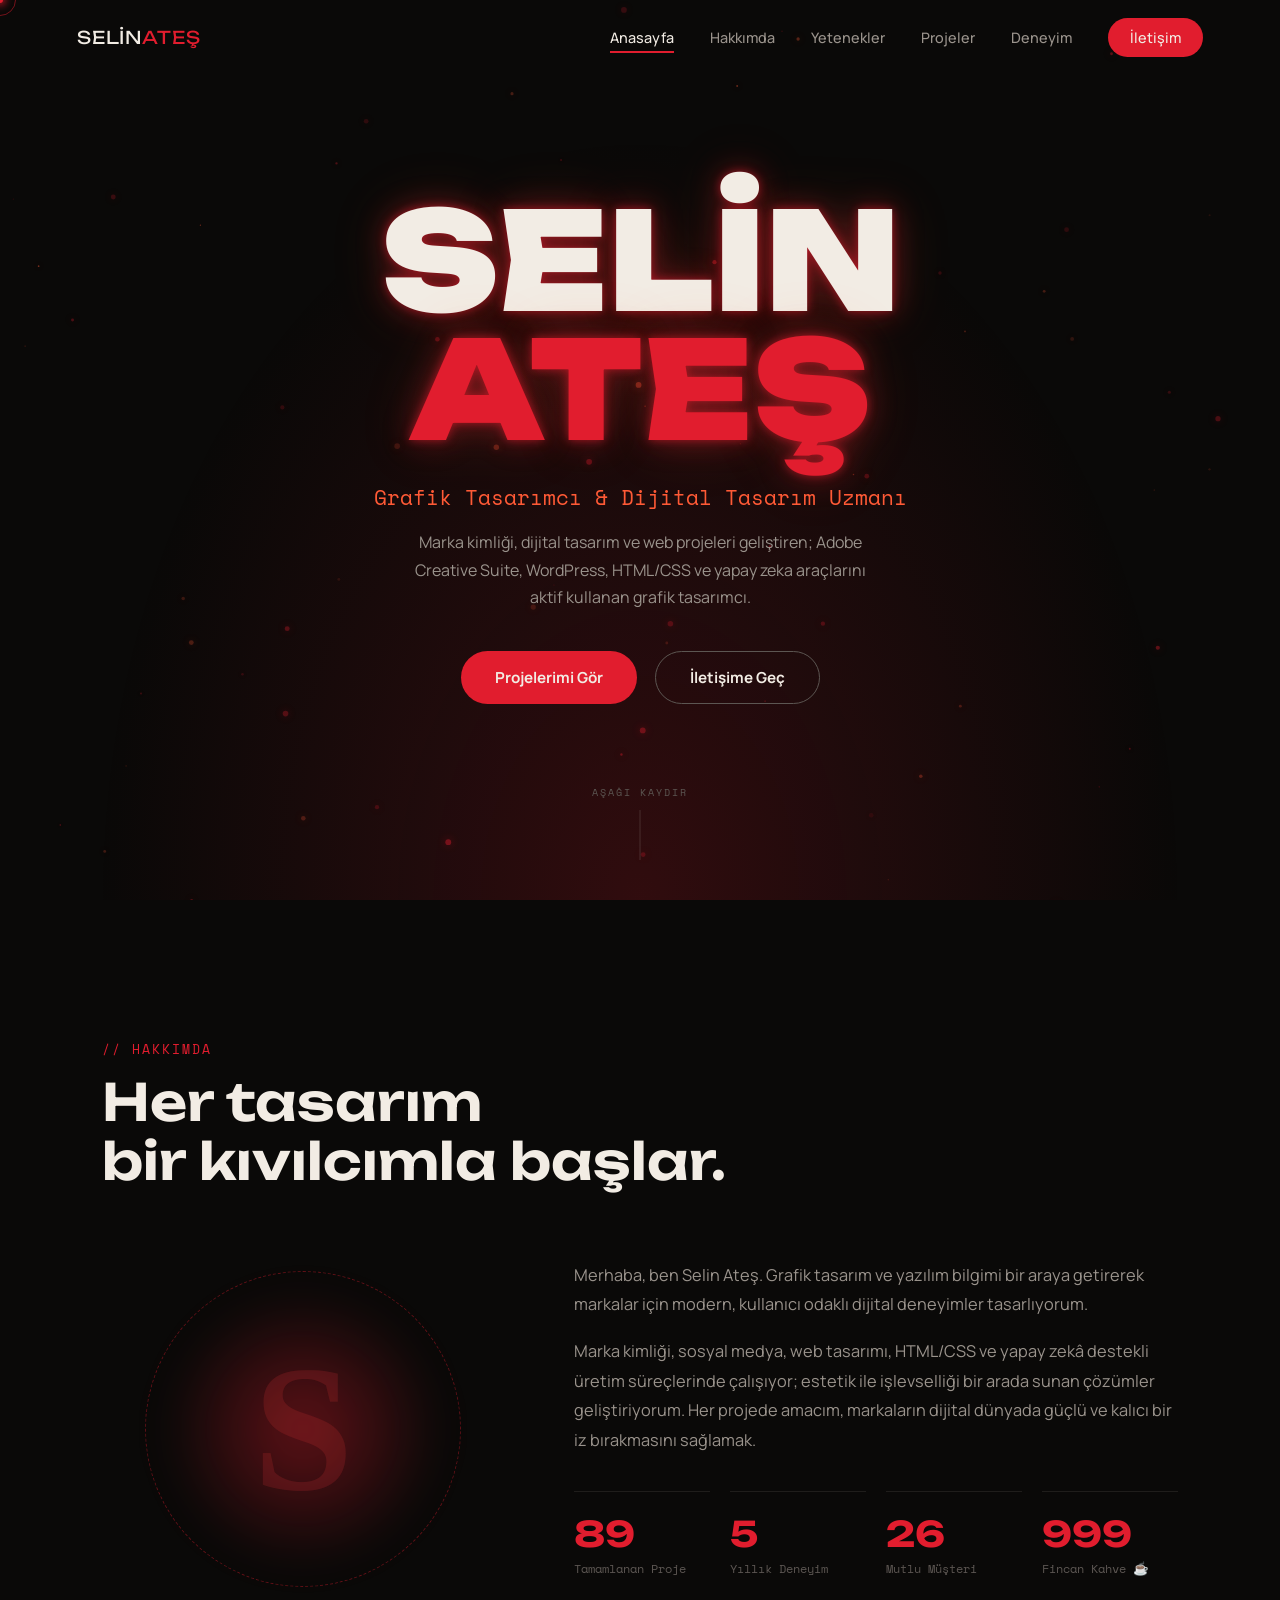
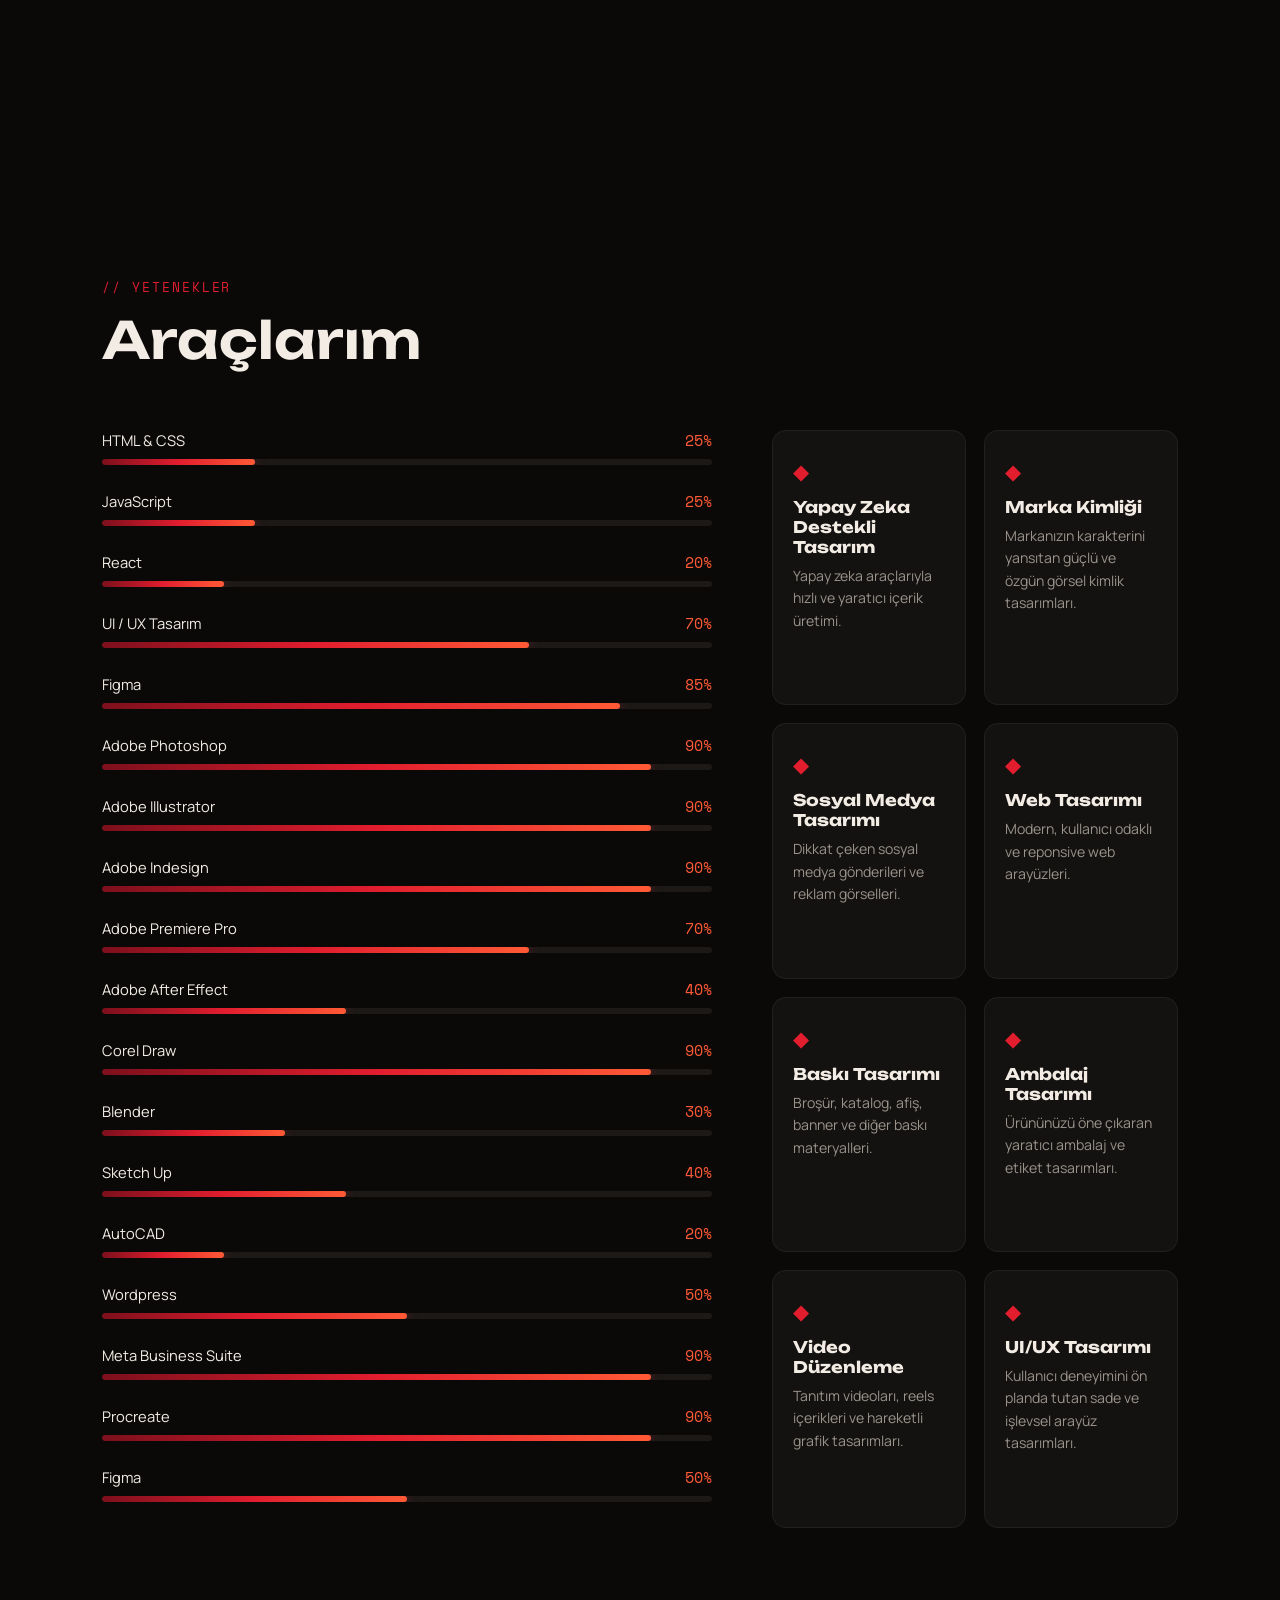
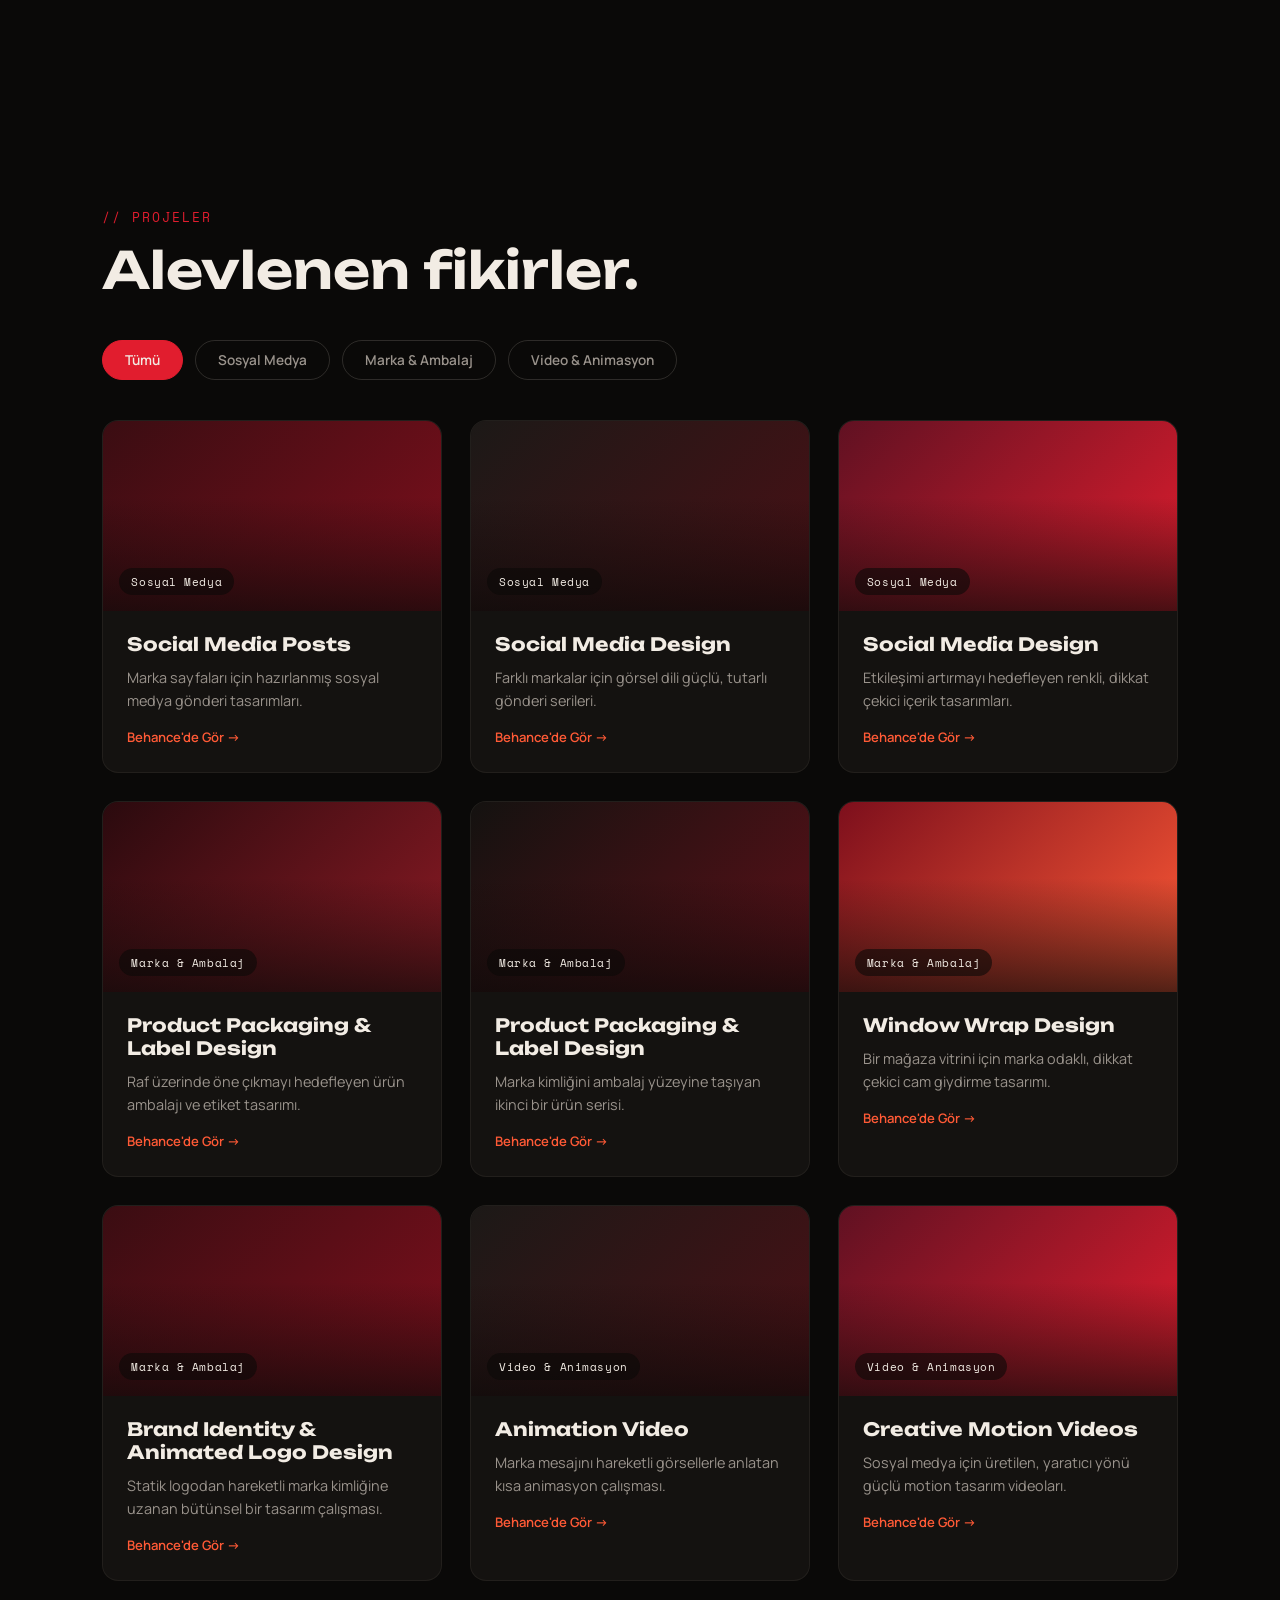
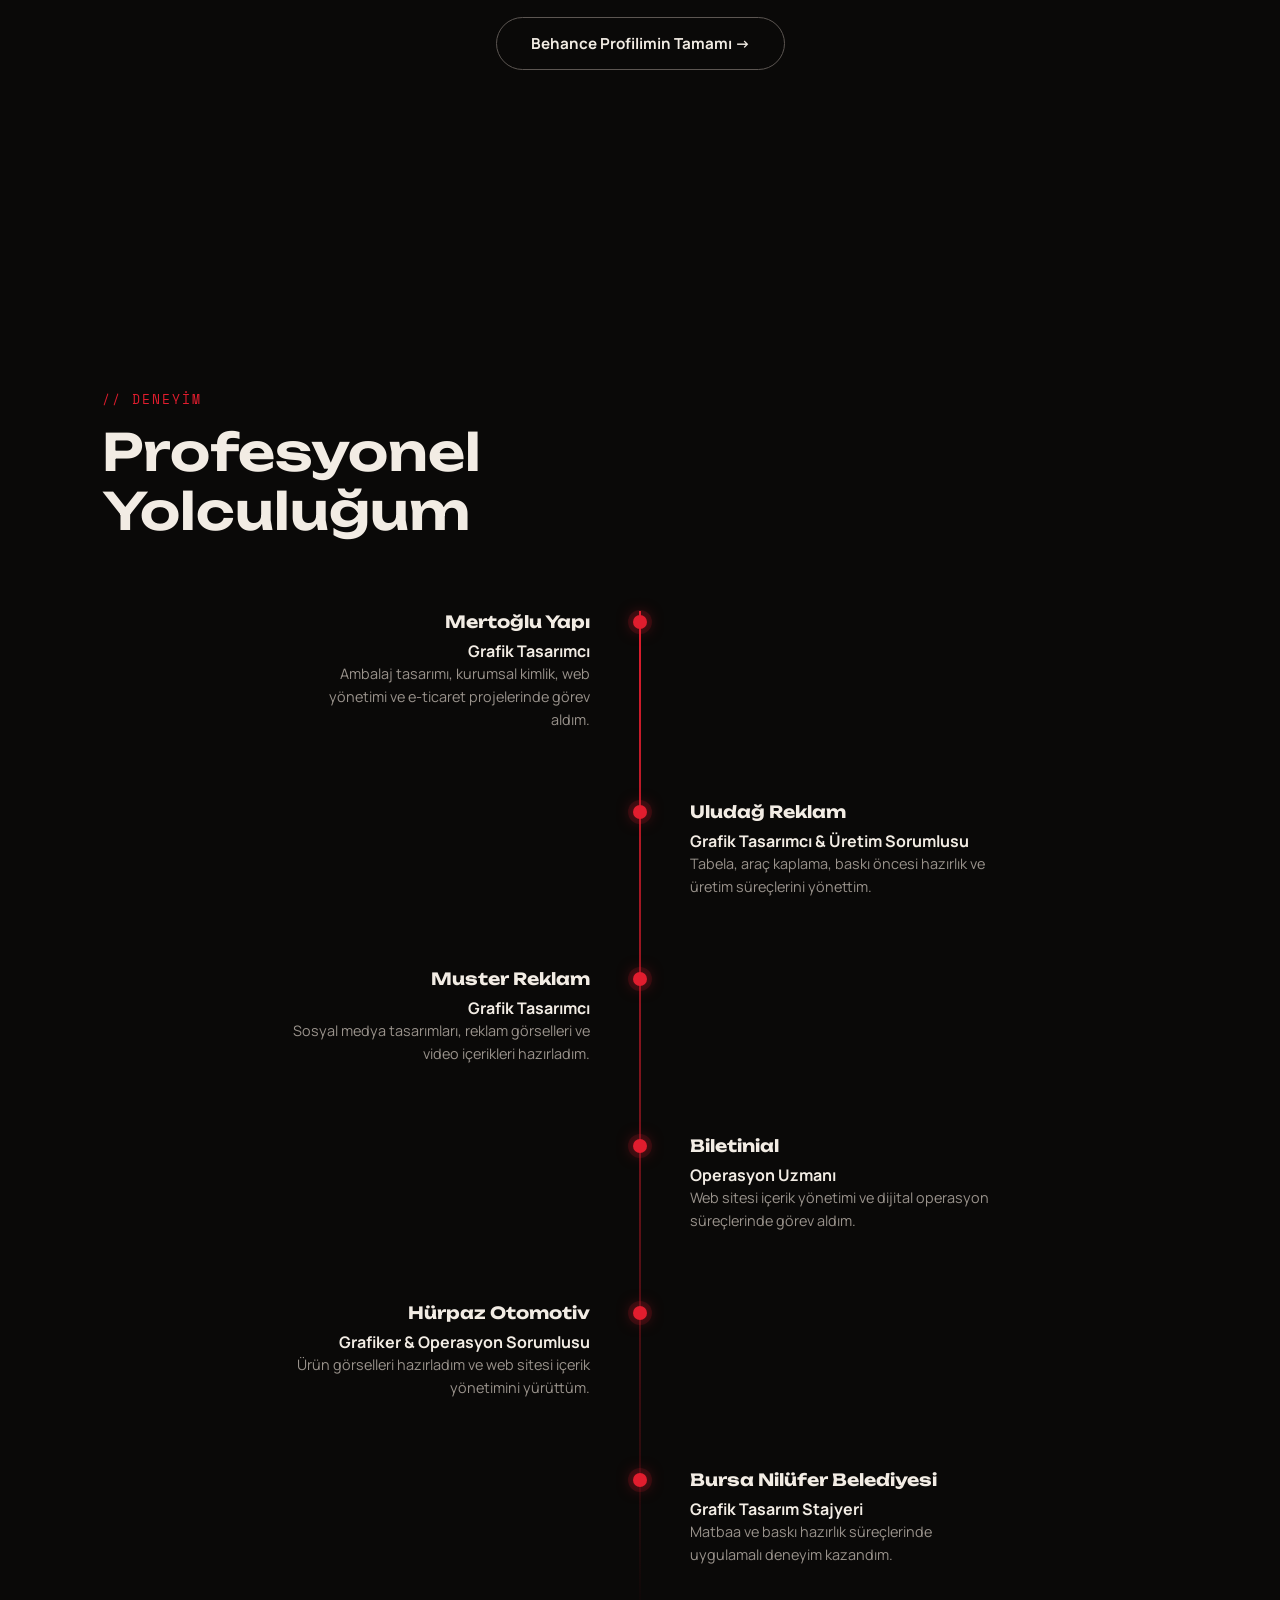
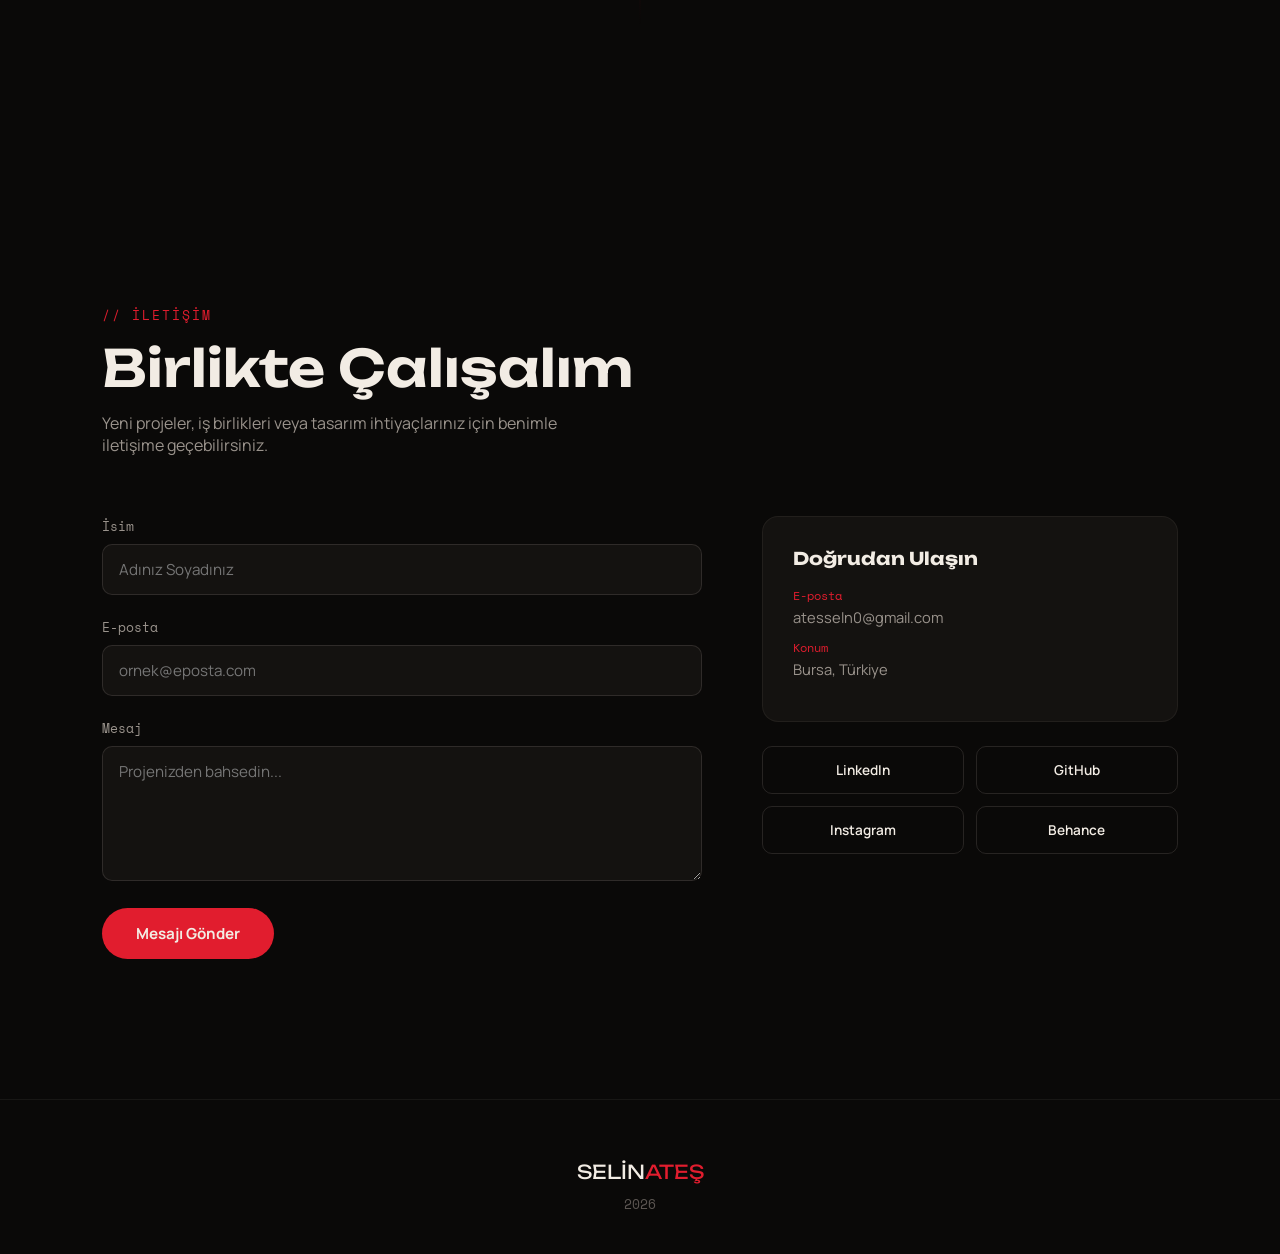
<file: index.html>
<!DOCTYPE html>
<html lang="tr">
<head>
    <meta charset="UTF-8">
    <meta name="viewport" content="width=device-width, initial-scale=1.0">
    <title>Selin Ateş — Web Tasarımcı &amp; Front-End Geliştirici</title>
    <link rel="preconnect" href="https://fonts.googleapis.com">
    <link rel="preconnect" href="https://fonts.gstatic.com" crossorigin>
    <link href="https://fonts.googleapis.com/css2?family=Unbounded:wght@400;600;700;900&family=Manrope:wght@400;500;600;700;800&family=Space+Mono:wght@400;700&display=swap" rel="stylesheet">
    <link rel="stylesheet" href="style.css">
</head>
<body>

    <!-- Yükleme ekranı -->
    <div class="loader" id="loader">
        <div class="loader-flame">
            <span class="ember e1"></span>
            <span class="ember e2"></span>
            <span class="ember e3"></span>
        </div>
        <p class="loader-text">ATEŞ<span class="dot">.</span></p>
    </div>

    <!-- Özel imleç -->
    <div class="cursor-dot" id="cursorDot"></div>
    <div class="cursor-ring" id="cursorRing"></div>

    <!-- Kıvılcım tuvali (arka plan parçacıkları) -->
    <canvas id="emberCanvas"></canvas>

    <!-- Gezinme -->
    <nav class="navbar" id="navbar">
        <a href="#hero" class="nav-logo">SELİN<span>ATEŞ</span></a>
        <button class="nav-toggle" id="navToggle" aria-label="Menüyü aç/kapat">
            <span></span><span></span><span></span>
        </button>
        <ul class="nav-links" id="navLinks">
            <li><a href="#hero" class="nav-link active-link">Anasayfa</a></li>
            <li><a href="#hakkimda" class="nav-link">Hakkımda</a></li>
            <li><a href="#yetenekler" class="nav-link">Yetenekler</a></li>
            <li><a href="#projeler" class="nav-link">Projeler</a></li>
            <li><a href="#deneyim" class="nav-link">Deneyim</a></li>
            <li><a href="#iletisim" class="nav-link nav-cta">İletişim</a></li>
        </ul>
    </nav>

    <main>

        <!-- HERO -->
        <section class="hero" id="hero">
            <div class="hero-noise"></div>
            <h1 class="hero-title">
                <span class="flicker" data-text="SELİN">SELİN</span>
                <span class="flicker flicker-delay" data-text="ATEŞ">ATEŞ</span>
            </h1>
            <p class="hero-role reveal-up delay-1">Grafik Tasarımcı &amp; Dijital Tasarım Uzmanı</p>
            <p class="hero-desc reveal-up delay-2">Marka kimliği, dijital tasarım ve web projeleri geliştiren; Adobe Creative Suite, WordPress, HTML/CSS ve yapay zeka araçlarını aktif kullanan grafik tasarımcı.</p>
            <div class="hero-actions reveal-up delay-3">
                <a href="#projeler" class="btn btn-primary">Projelerimi Gör</a>
                <a href="#iletisim" class="btn btn-outline">İletişime Geç</a>
            </div>
            <div class="scroll-cue">
                <span>AŞAĞI KAYDIR</span>
                <div class="scroll-line"><i></i></div>
            </div>
        </section>

        <!-- HAKKIMDA -->
        <section class="about" id="hakkimda">
            <div class="section-head reveal-up">
                <p class="eyebrow">// Hakkımda</p>
                <h2>Her tasarım<br>bir kıvılcımla başlar.</h2>
            </div>
            <div class="about-grid">
                <div class="about-visual reveal-left">
                    <div class="visual-frame">
                        <div class="visual-glow"></div>
                        <div class="logo-s">S</div>
                        <div class="visual-ring"></div>
                    </div>
                </div>
                <div class="about-content reveal-right">
                    <p>Merhaba, ben Selin Ateş. Grafik tasarım ve yazılım bilgimi bir araya getirerek markalar için modern, kullanıcı odaklı dijital deneyimler tasarlıyorum.</p>
                    <p>Marka kimliği, sosyal medya, web tasarımı, HTML/CSS ve yapay zekâ destekli üretim süreçlerinde çalışıyor; estetik ile işlevselliği bir arada sunan çözümler geliştiriyorum. Her projede amacım, markaların dijital dünyada güçlü ve kalıcı bir iz bırakmasını sağlamak.</p>
                    <div class="about-stats">
                        <div class="stat-box">
                            <span class="stat-num" data-count="90+">0</span>
                            <span class="stat-label">Tamamlanan Proje</span>
                        </div>
                        <div class="stat-box">
                            <span class="stat-num" data-count="6">0</span>
                            <span class="stat-label">Yıllık Deneyim</span>
                        </div>
                        <div class="stat-box">
                            <span class="stat-num" data-count="27">0</span>
                            <span class="stat-label">Mutlu Müşteri</span>
                        </div>
                        <div class="stat-box">
                            <span class="stat-num" data-count="1000+">0</span>
                            <span class="stat-label">Fincan Kahve ☕</span>
                        </div>
                    </div>
                </div>
            </div>
        </section>

        <!-- YETENEKLER -->
        <section class="skills" id="yetenekler">
            <div class="section-head reveal-up">
                <p class="eyebrow">// Yetenekler</p>
                <h2>Araçlarım</h2>
            </div>
            <div class="skills-grid">
                <div class="skill-bars reveal-left">
                    <div class="skill-item">
                        <div class="skill-top"><span>HTML &amp; CSS</span><span class="skill-pct">25%</span></div>
                        <div class="skill-track"><div class="skill-fill" data-width="25"></div></div>
                    </div>
                    <div class="skill-item">
                        <div class="skill-top"><span>JavaScript</span><span class="skill-pct">25%</span></div>
                        <div class="skill-track"><div class="skill-fill" data-width="25"></div></div>
                    </div>
                    <div class="skill-item">
                        <div class="skill-top"><span>React</span><span class="skill-pct">20%</span></div>
                        <div class="skill-track"><div class="skill-fill" data-width="20"></div></div>
                    </div>
                    <div class="skill-item">
                        <div class="skill-top"><span>UI / UX Tasarım</span><span class="skill-pct">70%</span></div>
                        <div class="skill-track"><div class="skill-fill" data-width="70"></div></div>
                    </div>
                    <div class="skill-item">
                        <div class="skill-top"><span>Figma</span><span class="skill-pct">85%</span></div>
                        <div class="skill-track"><div class="skill-fill" data-width="85"></div></div>
                    </div>
                    <div class="skill-item">
                        <div class="skill-top"><span>Adobe Photoshop</span><span class="skill-pct">90%</span></div>
                        <div class="skill-track"><div class="skill-fill" data-width="90"></div></div>
                    </div>
                    <div class="skill-item">
                        <div class="skill-top"><span>Adobe Illustrator</span><span class="skill-pct">90%</span></div>
                        <div class="skill-track"><div class="skill-fill" data-width="90"></div></div>
                    </div>
                    <div class="skill-item">
                        <div class="skill-top"><span>Adobe Indesign</span><span class="skill-pct">90%</span></div>
                        <div class="skill-track"><div class="skill-fill" data-width="90"></div></div>
                    </div>
                    <div class="skill-item">
                        <div class="skill-top"><span>Adobe Premiere Pro</span><span class="skill-pct">70%</span></div>
                        <div class="skill-track"><div class="skill-fill" data-width="70"></div></div>
                    </div>
                    <div class="skill-item">
                        <div class="skill-top"><span>Adobe After Effect</span><span class="skill-pct">40%</span></div>
                        <div class="skill-track"><div class="skill-fill" data-width="40"></div></div>
                    </div>
                    <div class="skill-item">
                        <div class="skill-top"><span>Corel Draw</span><span class="skill-pct">90%</span></div>
                        <div class="skill-track"><div class="skill-fill" data-width="90"></div></div>
                    </div>
                    <div class="skill-item">
                        <div class="skill-top"><span>Blender</span><span class="skill-pct">30%</span></div>
                        <div class="skill-track"><div class="skill-fill" data-width="30"></div></div>
                    </div>
                    <div class="skill-item">
                        <div class="skill-top"><span>Sketch Up</span><span class="skill-pct">40%</span></div>
                        <div class="skill-track"><div class="skill-fill" data-width="40"></div></div>
                    </div>
                    <div class="skill-item">
                        <div class="skill-top"><span>AutoCAD</span><span class="skill-pct">20%</span></div>
                        <div class="skill-track"><div class="skill-fill" data-width="20"></div></div>
                    </div>
                    <div class="skill-item">
                        <div class="skill-top"><span>Wordpress</span><span class="skill-pct">50%</span></div>
                        <div class="skill-track"><div class="skill-fill" data-width="50"></div></div>
                    </div>
                    <div class="skill-item">
                        <div class="skill-top"><span>Meta Business Suite</span><span class="skill-pct">90%</span></div>
                        <div class="skill-track"><div class="skill-fill" data-width="90"></div></div>
                    </div>
                    <div class="skill-item">
                        <div class="skill-top"><span>Procreate</span><span class="skill-pct">90%</span></div>
                        <div class="skill-track"><div class="skill-fill" data-width="90"></div></div>
                    </div>
                    <div class="skill-item">
                        <div class="skill-top"><span>Figma</span><span class="skill-pct">50%</span></div>
                        <div class="skill-track"><div class="skill-fill" data-width="50"></div></div>
                    </div>
                </div>
                <div class="skill-cards reveal-right">
                    <div class="mini-card">
                        <span class="mini-icon">◆</span>
                        <h3>Yapay Zeka Destekli Tasarım</h3>
                        <p>Yapay zeka araçlarıyla hızlı ve yaratıcı içerik üretimi.</p>
                    </div>
                    <div class="mini-card">
                        <span class="mini-icon">◆</span>
                        <h3>Marka Kimliği</h3>
                        <p>Markanızın karakterini yansıtan güçlü ve özgün görsel kimlik tasarımları.</p>
                    </div>
                    <div class="mini-card">
                        <span class="mini-icon">◆</span>
                        <h3>Sosyal Medya Tasarımı</h3>
                        <p>Dikkat çeken sosyal medya gönderileri ve reklam görselleri.</p>
                    </div>
                    <div class="mini-card">
                        <span class="mini-icon">◆</span>
                        <h3>Web Tasarımı</h3>
                        <p>Modern, kullanıcı odaklı ve reponsive web arayüzleri.</p>
                    </div>
                    <div class="mini-card">
                        <span class="mini-icon">◆</span>
                        <h3>Baskı Tasarımı</h3>
                        <p>Broşür, katalog, afiş, banner ve diğer baskı materyalleri.</p>
                    </div>
                    <div class="mini-card">
                        <span class="mini-icon">◆</span>
                        <h3>Ambalaj Tasarımı</h3>
                        <p>Ürününüzü öne çıkaran yaratıcı ambalaj ve etiket tasarımları.</p>
                    </div>
                    <div class="mini-card">
                        <span class="mini-icon">◆</span>
                        <h3>Video Düzenleme</h3>
                        <p>Tanıtım videoları, reels içerikleri ve hareketli grafik tasarımları.</p>
                    </div>
                    <div class="mini-card">
                        <span class="mini-icon">◆</span>
                        <h3>UI/UX Tasarımı</h3>
                        <p>Kullanıcı deneyimini ön planda tutan sade ve işlevsel arayüz tasarımları.</p>
                    </div>
                </div>
            </div>
        </section>

        <!-- PROJELER -->
        <section class="projects" id="projeler">
            <div class="section-head reveal-up">
                <p class="eyebrow">// Projeler</p>
                <h2>Alevlenen fikirler.</h2>
            </div>
            <div class="filter-bar reveal-up">
                <button class="filter-btn active" data-filter="all">Tümü</button>
                <button class="filter-btn" data-filter="sosyal">Sosyal Medya</button>
                <button class="filter-btn" data-filter="marka">Marka &amp; Ambalaj</button>
                <button class="filter-btn" data-filter="video">Video &amp; Animasyon</button>
            </div>
            <div class="project-grid">

                <article class="project-card reveal-up" data-cat="sosyal">
                    <div class="project-media grad-1">
                        <img src="https://mir-s3-cdn-cf.behance.net/projects/404/6df548246064935.69bb5478edba3.jpg" alt="Social Media Posts" loading="lazy" referrerpolicy="no-referrer" onerror="this.remove()">
                        <span class="project-tag">Sosyal Medya</span>
                    </div>
                    <div class="project-info">
                        <h3>Social Media Posts</h3>
                        <p>Marka sayfaları için hazırlanmış sosyal medya gönderi tasarımları.</p>
                        <div class="project-links"><a href="https://www.behance.net/gallery/246064935/Social-Media-Posts" target="_blank" rel="noopener">Behance'de Gör →</a></div>
                    </div>
                </article>

                <article class="project-card reveal-up" data-cat="sosyal">
                    <div class="project-media grad-2">
                        <img src="https://mir-s3-cdn-cf.behance.net/projects/404/915106240086241.Y3JvcCw5NTIsNzQ1LDAsMA.png" alt="Social Media Design" loading="lazy" referrerpolicy="no-referrer" onerror="this.remove()">
                        <span class="project-tag">Sosyal Medya</span>
                    </div>
                    <div class="project-info">
                        <h3>Social Media Design</h3>
                        <p>Farklı markalar için görsel dili güçlü, tutarlı gönderi serileri.</p>
                        <div class="project-links"><a href="https://www.behance.net/gallery/240086241/Social-Media-Design" target="_blank" rel="noopener">Behance'de Gör →</a></div>
                    </div>
                </article>

                <article class="project-card reveal-up" data-cat="sosyal">
                    <div class="project-media grad-3">
                        <img src="https://mir-s3-cdn-cf.behance.net/projects/404/b3d043240085963.Y3JvcCwxMDgwLDg0NCwwLDExNw.png" alt="Social Media Design" loading="lazy" referrerpolicy="no-referrer" onerror="this.remove()">
                        <span class="project-tag">Sosyal Medya</span>
                    </div>
                    <div class="project-info">
                        <h3>Social Media Design</h3>
                        <p>Etkileşimi artırmayı hedefleyen renkli, dikkat çekici içerik tasarımları.</p>
                        <div class="project-links"><a href="https://www.behance.net/gallery/240085963/Social-Media-Design" target="_blank" rel="noopener">Behance'de Gör →</a></div>
                    </div>
                </article>

                <article class="project-card reveal-up" data-cat="marka">
                    <div class="project-media grad-4">
                        <img src="https://mir-s3-cdn-cf.behance.net/projects/404/132b40245807967.Y3JvcCw3MjcsNTY5LDM5LDM2.png" alt="Product Packaging & Label Design" loading="lazy" referrerpolicy="no-referrer" onerror="this.remove()">
                        <span class="project-tag">Marka &amp; Ambalaj</span>
                    </div>
                    <div class="project-info">
                        <h3>Product Packaging &amp; Label Design</h3>
                        <p>Raf üzerinde öne çıkmayı hedefleyen ürün ambalajı ve etiket tasarımı.</p>
                        <div class="project-links"><a href="https://www.behance.net/gallery/245807967/Product-Packaging-Label-Design" target="_blank" rel="noopener">Behance'de Gör →</a></div>
                    </div>
                </article>

                <article class="project-card reveal-up" data-cat="marka">
                    <div class="project-media grad-5">
                        <img src="https://mir-s3-cdn-cf.behance.net/projects/404/bf799c245807119.Y3JvcCw4MDgsNjMyLDAsMg.png" alt="Product Packaging & Label Design" loading="lazy" referrerpolicy="no-referrer" onerror="this.remove()">
                        <span class="project-tag">Marka &amp; Ambalaj</span>
                    </div>
                    <div class="project-info">
                        <h3>Product Packaging &amp; Label Design</h3>
                        <p>Marka kimliğini ambalaj yüzeyine taşıyan ikinci bir ürün serisi.</p>
                        <div class="project-links"><a href="https://www.behance.net/gallery/245807119/Product-Packaging-Label-Design" target="_blank" rel="noopener">Behance'de Gör →</a></div>
                    </div>
                </article>

                <article class="project-card reveal-up" data-cat="marka">
                    <div class="project-media grad-6">
                        <img src="https://mir-s3-cdn-cf.behance.net/projects/404/9b4dbd240086811.Y3JvcCw2NDQsNTAzLDg5LDIwOA.png" alt="Window Wrap Design" loading="lazy" referrerpolicy="no-referrer" onerror="this.remove()">
                        <span class="project-tag">Marka &amp; Ambalaj</span>
                    </div>
                    <div class="project-info">
                        <h3>Window Wrap Design</h3>
                        <p>Bir mağaza vitrini için marka odaklı, dikkat çekici cam giydirme tasarımı.</p>
                        <div class="project-links"><a href="https://www.behance.net/gallery/240086811/Window-Wrap-Design" target="_blank" rel="noopener">Behance'de Gör →</a></div>
                    </div>
                </article>

                <article class="project-card reveal-up" data-cat="marka">
                    <div class="project-media grad-1">
                        <img src="https://mir-s3-cdn-cf.behance.net/projects/404/122c49232022431.Y3JvcCwxMDA3LDc4OCwxOTcsMA.jpg" alt="Brand Identity & Animated Logo Design" loading="lazy" referrerpolicy="no-referrer" onerror="this.remove()">
                        <span class="project-tag">Marka &amp; Ambalaj</span>
                    </div>
                    <div class="project-info">
                        <h3>Brand Identity &amp; Animated Logo Design</h3>
                        <p>Statik logodan hareketli marka kimliğine uzanan bütünsel bir tasarım çalışması.</p>
                        <div class="project-links"><a href="https://www.behance.net/gallery/232022431/Brand-Identity-Animated-Logo-Design" target="_blank" rel="noopener">Behance'de Gör →</a></div>
                    </div>
                </article>

                <article class="project-card reveal-up" data-cat="video">
                    <div class="project-media grad-2">
                        <img src="https://mir-s3-cdn-cf.behance.net/projects/404/ee35ef240086539.Y3JvcCwxMDgwLDg0NCwwLDY0Ng.png" alt="Animation Video" loading="lazy" referrerpolicy="no-referrer" onerror="this.remove()">
                        <span class="project-tag">Video &amp; Animasyon</span>
                    </div>
                    <div class="project-info">
                        <h3>Animation Video</h3>
                        <p>Marka mesajını hareketli görsellerle anlatan kısa animasyon çalışması.</p>
                        <div class="project-links"><a href="https://www.behance.net/gallery/240086539/Animation-Video" target="_blank" rel="noopener">Behance'de Gör →</a></div>
                    </div>
                </article>

                <article class="project-card reveal-up" data-cat="video">
                    <div class="project-media grad-3">
                        <img src="https://mir-s3-cdn-cf.behance.net/projects/404/0d6be3240071519.Y3JvcCwxMzgwLDEwODAsMjcwLDA.png" alt="Creative Motion Videos" loading="lazy" referrerpolicy="no-referrer" onerror="this.remove()">
                        <span class="project-tag">Video &amp; Animasyon</span>
                    </div>
                    <div class="project-info">
                        <h3>Creative Motion Videos</h3>
                        <p>Sosyal medya için üretilen, yaratıcı yönü güçlü motion tasarım videoları.</p>
                        <div class="project-links"><a href="https://www.behance.net/gallery/240071519/Creative-Motion-Videos" target="_blank" rel="noopener">Behance'de Gör →</a></div>
                    </div>
                </article>

            </div>
            <div class="filter-bar reveal-up" style="margin-top:36px; justify-content:center;">
                <a href="https://www.behance.net/selinates0" target="_blank" rel="noopener" class="btn btn-outline">Behance Profilimin Tamamı →</a>
            </div>
        </section>

        <!-- DENEYİM -->
        <section class="experience" id="deneyim">
            <div class="section-head reveal-up">
                <p class="eyebrow">// Deneyim</p>
                <h2>Profesyonel Yolculuğum</h2>
            </div>

            <div class="timeline">

                <div class="timeline-item reveal-left">
                    <div class="timeline-dot"></div>
                    <div class="timeline-card">
                        <h3>Mertoğlu Yapı</h3>
                        <h4>Grafik Tasarımcı</h4>
                        <p>Ambalaj tasarımı, kurumsal kimlik, web yönetimi ve e-ticaret projelerinde görev aldım.</p>
                    </div>
                </div>

                <div class="timeline-item reveal-right">
                    <div class="timeline-dot"></div>
                    <div class="timeline-card">
                        <h3>Uludağ Reklam</h3>
                        <h4>Grafik Tasarımcı & Üretim Sorumlusu</h4>
                        <p>Tabela, araç kaplama, baskı öncesi hazırlık ve üretim süreçlerini yönettim.</p>
                    </div>
                </div>

                <div class="timeline-item reveal-left">
                    <div class="timeline-dot"></div>
                    <div class="timeline-card">
                        <h3>Muster Reklam</h3>
                        <h4>Grafik Tasarımcı</h4>
                        <p>Sosyal medya tasarımları, reklam görselleri ve video içerikleri hazırladım.</p>
                    </div>
                </div>

                <div class="timeline-item reveal-right">
                    <div class="timeline-dot"></div>
                    <div class="timeline-card">
                        <h3>Biletinial</h3>
                        <h4>Operasyon Uzmanı</h4>
                        <p>Web sitesi içerik yönetimi ve dijital operasyon süreçlerinde görev aldım.</p>
                    </div>
                </div>

                <div class="timeline-item reveal-left">
                    <div class="timeline-dot"></div>
                    <div class="timeline-card">
                        <h3>Hürpaz Otomotiv</h3>
                        <h4>Grafiker & Operasyon Sorumlusu</h4>
                        <p>Ürün görselleri hazırladım ve web sitesi içerik yönetimini yürüttüm.</p>
                    </div>
                </div>

                <div class="timeline-item reveal-right">
                    <div class="timeline-dot"></div>
                    <div class="timeline-card">
                        <h3>Bursa Nilüfer Belediyesi</h3>
                        <h4>Grafik Tasarım Stajyeri</h4>
                        <p>Matbaa ve baskı hazırlık süreçlerinde uygulamalı deneyim kazandım.</p>
                    </div>
                </div>

            </div>
        </section>

        <!-- İLETİŞİM -->
        <section class="contact" id="iletisim">
            <div class="section-head reveal-up">
                <p class="eyebrow">// İletişim</p>
                <h2>Birlikte Çalışalım</h2>
                <p class="contact-sub">Yeni projeler, iş birlikleri veya tasarım ihtiyaçlarınız için benimle iletişime geçebilirsiniz.</p>
            </div>
            <div class="contact-grid">
                <form class="contact-form reveal-left" id="contactForm" novalidate>
                    <div class="form-row">
                        <label for="name">İsim</label>
                        <input type="text" id="name" name="name" placeholder="Adınız Soyadınız">
                        <span class="form-error">Lütfen isminizi girin.</span>
                    </div>
                    <div class="form-row">
                        <label for="email">E-posta</label>
                        <input type="email" id="email" name="email" placeholder="ornek@eposta.com">
                        <span class="form-error">Geçerli bir e-posta girin.</span>
                    </div>
                    <div class="form-row">
                        <label for="message">Mesaj</label>
                        <textarea id="message" name="message" rows="5" placeholder="Projenizden bahsedin..."></textarea>
                        <span class="form-error">Lütfen bir mesaj yazın.</span>
                    </div>
                    <button type="submit" class="btn btn-primary btn-submit">
                        <span class="btn-text">Mesajı Gönder</span>
                        <span class="btn-spark"></span>
                    </button>
                    <p class="form-success" id="formSuccess">Mesajınız alevlendi 🔥 En kısa sürede dönüş yapacağım!</p>
                </form>
                <div class="contact-side reveal-right">
                    <div class="contact-info-box">
                        <h3>Doğrudan Ulaşın</h3>
                        <p><span>E-posta</span>atesseln0@gmail.com</p>
                        <p><span>Konum</span>Bursa, Türkiye</p>
                    </div>
                    <div class="social-links">
                        <a href="#" class="social-link"><span>LinkedIn</span></a>
                        <a href="#" class="social-link"><span>GitHub</span></a>
                        <a href="#" class="social-link"><span>Instagram</span></a>
                        <a href="#" class="social-link"><span>Behance</span></a>
                    </div>
                </div>
            </div>
        </section>

    </main>

    <footer class="footer">
        <p class="footer-logo">SELİN<span>ATEŞ</span></p>
        <p class="footer-tag">2026</p>
        <button class="back-top" id="backTop" aria-label="Yukarı çık">↑</button>
    </footer>

    <script src="script.js"></script>
</body>
</html>
</file>
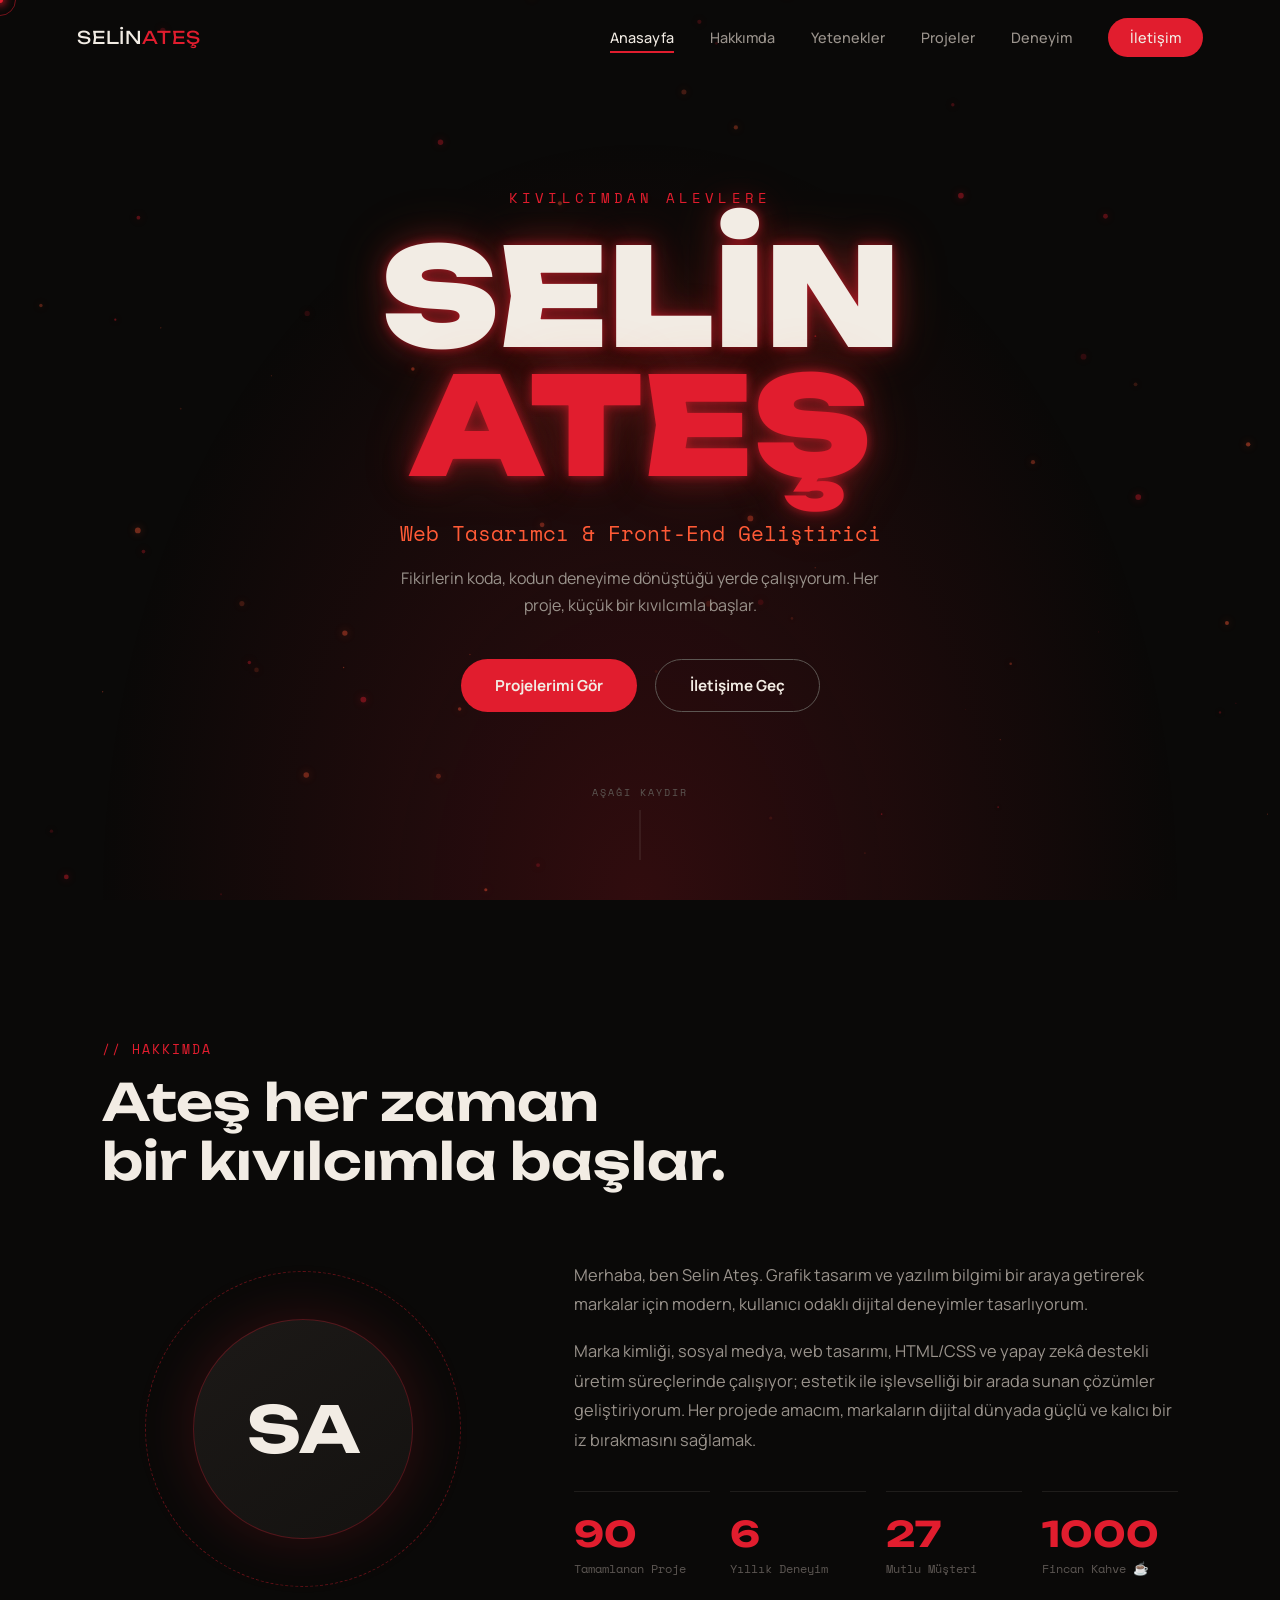
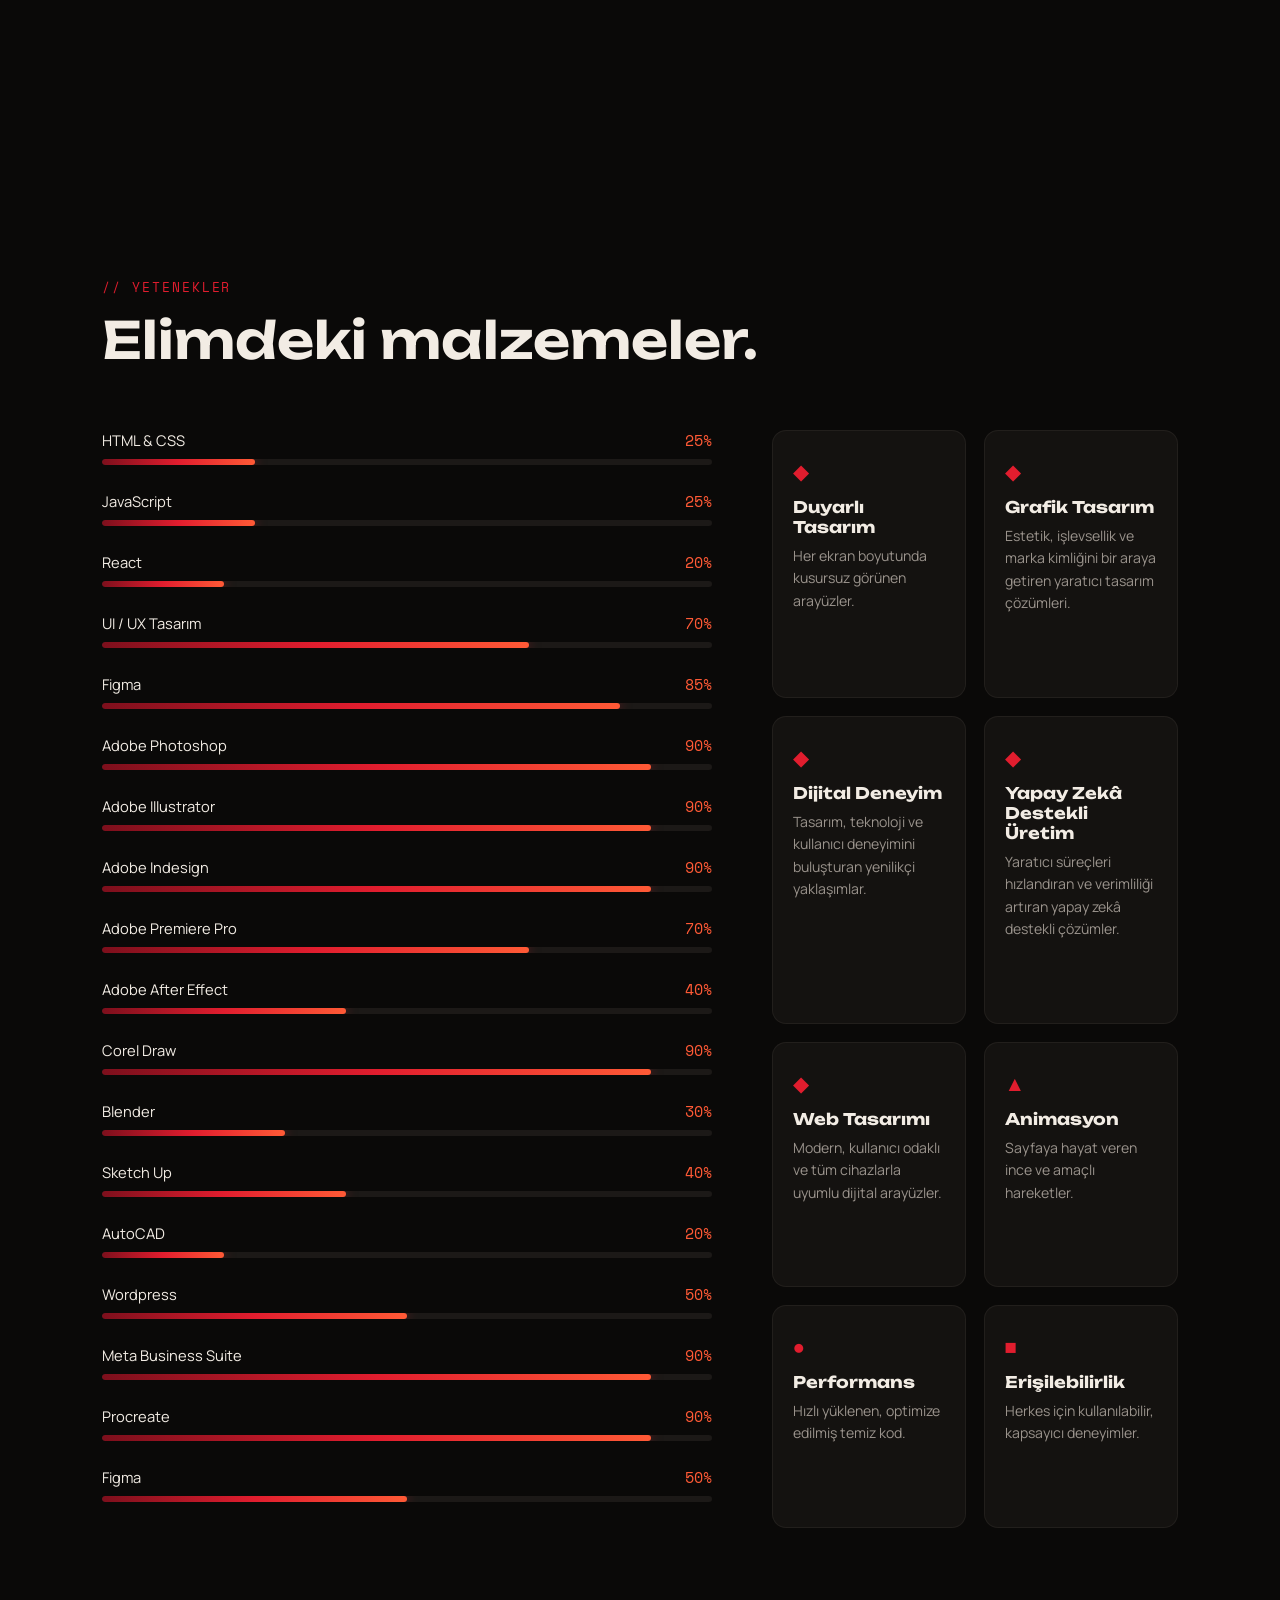
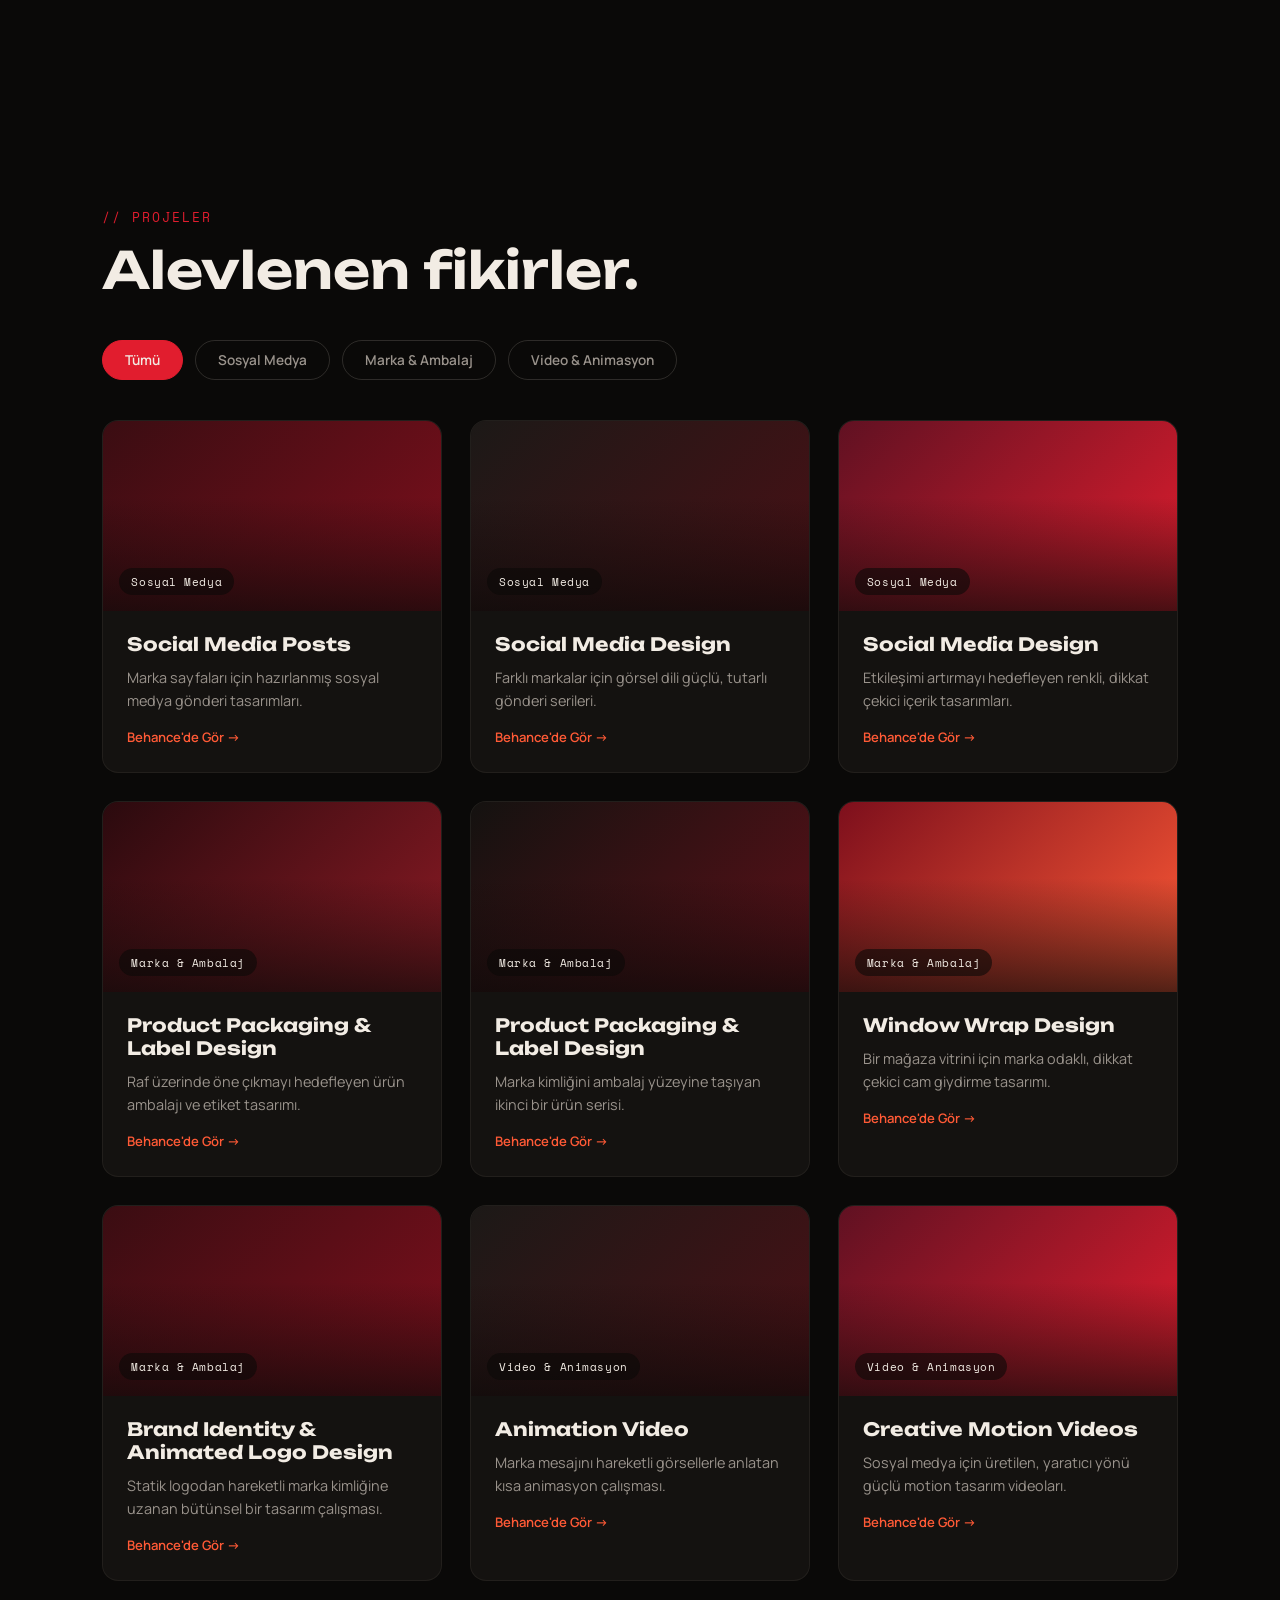
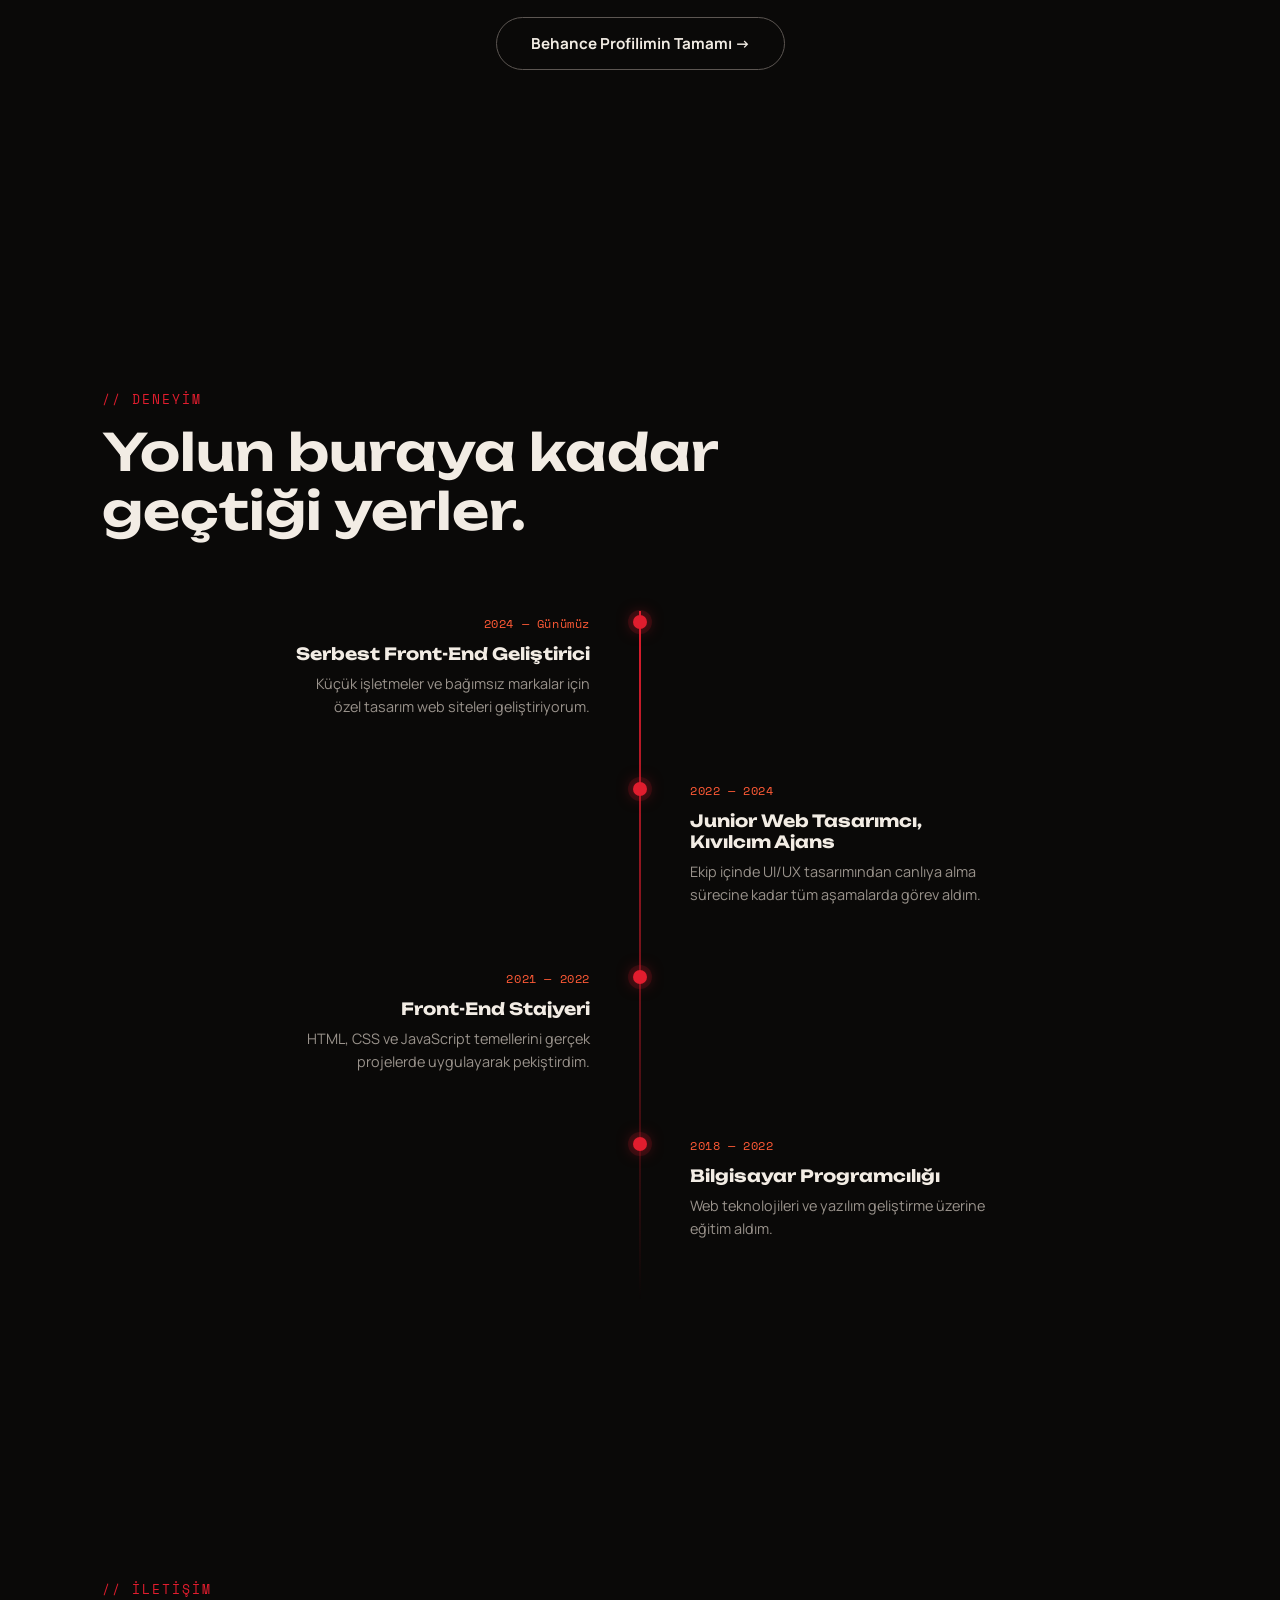
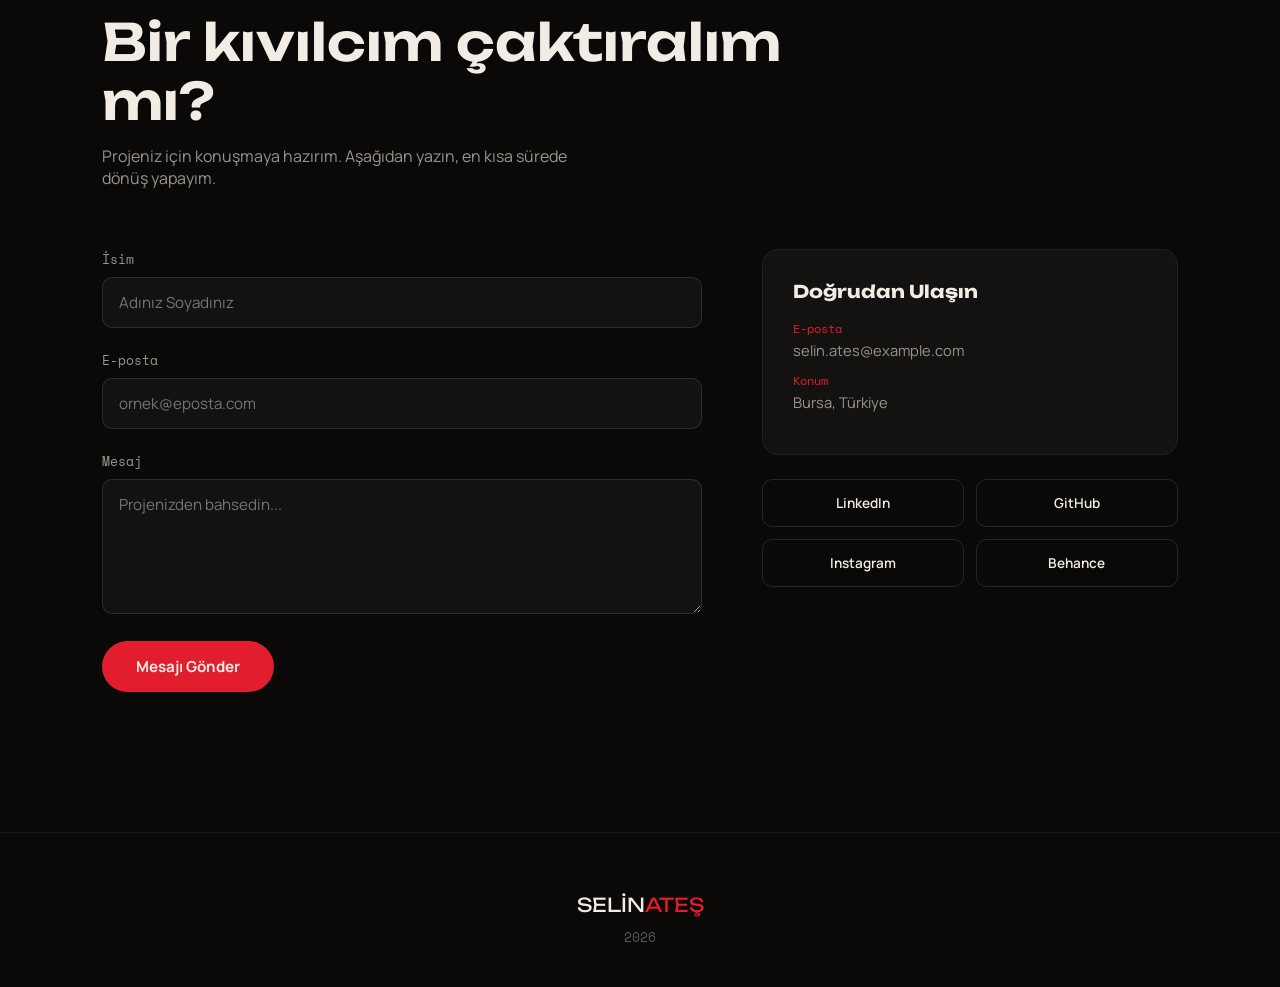
<file: portfolyo sitesi/index.html>
<!DOCTYPE html>
<html lang="tr">
<head>
    <meta charset="UTF-8">
    <meta name="viewport" content="width=device-width, initial-scale=1.0">
    <title>Selin Ateş — Web Tasarımcı &amp; Front-End Geliştirici</title>
    <link rel="preconnect" href="https://fonts.googleapis.com">
    <link rel="preconnect" href="https://fonts.gstatic.com" crossorigin>
    <link href="https://fonts.googleapis.com/css2?family=Unbounded:wght@400;600;700;900&family=Manrope:wght@400;500;600;700;800&family=Space+Mono:wght@400;700&display=swap" rel="stylesheet">
    <link rel="stylesheet" href="style.css">
</head>
<body>

    <!-- Yükleme ekranı -->
    <div class="loader" id="loader">
        <div class="loader-flame">
            <span class="ember e1"></span>
            <span class="ember e2"></span>
            <span class="ember e3"></span>
        </div>
        <p class="loader-text">ATEŞ<span class="dot">.</span></p>
    </div>

    <!-- Özel imleç -->
    <div class="cursor-dot" id="cursorDot"></div>
    <div class="cursor-ring" id="cursorRing"></div>

    <!-- Kıvılcım tuvali (arka plan parçacıkları) -->
    <canvas id="emberCanvas"></canvas>

    <!-- Gezinme -->
    <nav class="navbar" id="navbar">
        <a href="#hero" class="nav-logo">SELİN<span>ATEŞ</span></a>
        <button class="nav-toggle" id="navToggle" aria-label="Menüyü aç/kapat">
            <span></span><span></span><span></span>
        </button>
        <ul class="nav-links" id="navLinks">
            <li><a href="#hero" class="nav-link active-link">Anasayfa</a></li>
            <li><a href="#hakkimda" class="nav-link">Hakkımda</a></li>
            <li><a href="#yetenekler" class="nav-link">Yetenekler</a></li>
            <li><a href="#projeler" class="nav-link">Projeler</a></li>
            <li><a href="#deneyim" class="nav-link">Deneyim</a></li>
            <li><a href="#iletisim" class="nav-link nav-cta">İletişim</a></li>
        </ul>
    </nav>

    <main>

        <!-- HERO -->
        <section class="hero" id="hero">
            <div class="hero-noise"></div>
            <p class="hero-eyebrow reveal-up">KIVILCIMDAN ALEVLERE</p>
            <h1 class="hero-title">
                <span class="flicker" data-text="SELİN">SELİN</span>
                <span class="flicker flicker-delay" data-text="ATEŞ">ATEŞ</span>
            </h1>
            <p class="hero-role reveal-up delay-1">Web Tasarımcı &amp; Front-End Geliştirici</p>
            <p class="hero-desc reveal-up delay-2">Fikirlerin koda, kodun deneyime dönüştüğü yerde çalışıyorum. Her proje, küçük bir kıvılcımla başlar.</p>
            <div class="hero-actions reveal-up delay-3">
                <a href="#projeler" class="btn btn-primary">Projelerimi Gör</a>
                <a href="#iletisim" class="btn btn-outline">İletişime Geç</a>
            </div>
            <div class="scroll-cue">
                <span>AŞAĞI KAYDIR</span>
                <div class="scroll-line"><i></i></div>
            </div>
        </section>

        <!-- HAKKIMDA -->
        <section class="about" id="hakkimda">
            <div class="section-head reveal-up">
                <p class="eyebrow">// Hakkımda</p>
                <h2>Ateş her zaman<br>bir kıvılcımla başlar.</h2>
            </div>
            <div class="about-grid">
                <div class="about-visual reveal-left">
                    <div class="visual-frame">
                        <div class="visual-glow"></div>
                        <div class="visual-initials">SA</div>
                        <div class="visual-ring"></div>
                    </div>
                </div>
                <div class="about-content reveal-right">
                    <p>Merhaba, ben Selin Ateş. Grafik tasarım ve yazılım bilgimi bir araya getirerek markalar için modern, kullanıcı odaklı dijital deneyimler tasarlıyorum.</p>
                    <p>Marka kimliği, sosyal medya, web tasarımı, HTML/CSS ve yapay zekâ destekli üretim süreçlerinde çalışıyor; estetik ile işlevselliği bir arada sunan çözümler geliştiriyorum. Her projede amacım, markaların dijital dünyada güçlü ve kalıcı bir iz bırakmasını sağlamak.</p>
                    <div class="about-stats">
                        <div class="stat-box">
                            <span class="stat-num" data-count="90+">0</span>
                            <span class="stat-label">Tamamlanan Proje</span>
                        </div>
                        <div class="stat-box">
                            <span class="stat-num" data-count="6">0</span>
                            <span class="stat-label">Yıllık Deneyim</span>
                        </div>
                        <div class="stat-box">
                            <span class="stat-num" data-count="27">0</span>
                            <span class="stat-label">Mutlu Müşteri</span>
                        </div>
                        <div class="stat-box">
                            <span class="stat-num" data-count="1000+">0</span>
                            <span class="stat-label">Fincan Kahve ☕</span>
                        </div>
                    </div>
                </div>
            </div>
        </section>

        <!-- YETENEKLER -->
        <section class="skills" id="yetenekler">
            <div class="section-head reveal-up">
                <p class="eyebrow">// Yetenekler</p>
                <h2>Elimdeki malzemeler.</h2>
            </div>
            <div class="skills-grid">
                <div class="skill-bars reveal-left">
                    <div class="skill-item">
                        <div class="skill-top"><span>HTML &amp; CSS</span><span class="skill-pct">25%</span></div>
                        <div class="skill-track"><div class="skill-fill" data-width="25"></div></div>
                    </div>
                    <div class="skill-item">
                        <div class="skill-top"><span>JavaScript</span><span class="skill-pct">25%</span></div>
                        <div class="skill-track"><div class="skill-fill" data-width="25"></div></div>
                    </div>
                    <div class="skill-item">
                        <div class="skill-top"><span>React</span><span class="skill-pct">20%</span></div>
                        <div class="skill-track"><div class="skill-fill" data-width="20"></div></div>
                    </div>
                    <div class="skill-item">
                        <div class="skill-top"><span>UI / UX Tasarım</span><span class="skill-pct">70%</span></div>
                        <div class="skill-track"><div class="skill-fill" data-width="70"></div></div>
                    </div>
                    <div class="skill-item">
                        <div class="skill-top"><span>Figma</span><span class="skill-pct">85%</span></div>
                        <div class="skill-track"><div class="skill-fill" data-width="85"></div></div>
                    </div>
                    <div class="skill-item">
                        <div class="skill-top"><span>Adobe Photoshop</span><span class="skill-pct">90%</span></div>
                        <div class="skill-track"><div class="skill-fill" data-width="90"></div></div>
                    </div>
                    <div class="skill-item">
                        <div class="skill-top"><span>Adobe Illustrator</span><span class="skill-pct">90%</span></div>
                        <div class="skill-track"><div class="skill-fill" data-width="90"></div></div>
                    </div>
                    <div class="skill-item">
                        <div class="skill-top"><span>Adobe Indesign</span><span class="skill-pct">90%</span></div>
                        <div class="skill-track"><div class="skill-fill" data-width="90"></div></div>
                    </div>
                    <div class="skill-item">
                        <div class="skill-top"><span>Adobe Premiere Pro</span><span class="skill-pct">70%</span></div>
                        <div class="skill-track"><div class="skill-fill" data-width="70"></div></div>
                    </div>
                    <div class="skill-item">
                        <div class="skill-top"><span>Adobe After Effect</span><span class="skill-pct">40%</span></div>
                        <div class="skill-track"><div class="skill-fill" data-width="40"></div></div>
                    </div>
                    <div class="skill-item">
                        <div class="skill-top"><span>Corel Draw</span><span class="skill-pct">90%</span></div>
                        <div class="skill-track"><div class="skill-fill" data-width="90"></div></div>
                    </div>
                    <div class="skill-item">
                        <div class="skill-top"><span>Blender</span><span class="skill-pct">30%</span></div>
                        <div class="skill-track"><div class="skill-fill" data-width="30"></div></div>
                    </div>
                    <div class="skill-item">
                        <div class="skill-top"><span>Sketch Up</span><span class="skill-pct">40%</span></div>
                        <div class="skill-track"><div class="skill-fill" data-width="40"></div></div>
                    </div>
                    <div class="skill-item">
                        <div class="skill-top"><span>AutoCAD</span><span class="skill-pct">20%</span></div>
                        <div class="skill-track"><div class="skill-fill" data-width="20"></div></div>
                    </div>
                    <div class="skill-item">
                        <div class="skill-top"><span>Wordpress</span><span class="skill-pct">50%</span></div>
                        <div class="skill-track"><div class="skill-fill" data-width="50"></div></div>
                    </div>
                    <div class="skill-item">
                        <div class="skill-top"><span>Meta Business Suite</span><span class="skill-pct">90%</span></div>
                        <div class="skill-track"><div class="skill-fill" data-width="90"></div></div>
                    </div>
                    <div class="skill-item">
                        <div class="skill-top"><span>Procreate</span><span class="skill-pct">90%</span></div>
                        <div class="skill-track"><div class="skill-fill" data-width="90"></div></div>
                    </div>
                    <div class="skill-item">
                        <div class="skill-top"><span>Figma</span><span class="skill-pct">50%</span></div>
                        <div class="skill-track"><div class="skill-fill" data-width="50"></div></div>
                    </div>
                </div>
                <div class="skill-cards reveal-right">
                    <div class="mini-card">
                        <span class="mini-icon">◆</span>
                        <h3>Duyarlı Tasarım</h3>
                        <p>Her ekran boyutunda kusursuz görünen arayüzler.</p>
                    </div>
                    <div class="mini-card">
                        <span class="mini-icon">◆</span>
                        <h3>Grafik Tasarım</h3>
                        <p>Estetik, işlevsellik ve marka kimliğini bir araya getiren yaratıcı tasarım çözümleri.</p>
                    </div>
                    <div class="mini-card">
                        <span class="mini-icon">◆</span>
                        <h3>Dijital Deneyim</h3>
                        <p>Tasarım, teknoloji ve kullanıcı deneyimini buluşturan yenilikçi yaklaşımlar.</p>
                    </div>
                    <div class="mini-card">
                        <span class="mini-icon">◆</span>
                        <h3>Yapay Zekâ Destekli Üretim</h3>
                        <p>Yaratıcı süreçleri hızlandıran ve verimliliği artıran yapay zekâ destekli çözümler.</p>
                    </div>
                    <div class="mini-card">
                        <span class="mini-icon">◆</span>
                        <h3>Web Tasarımı</h3>
                        <p>Modern, kullanıcı odaklı ve tüm cihazlarla uyumlu dijital arayüzler.</p>
                    </div>
                    <div class="mini-card">
                        <span class="mini-icon">▲</span>
                        <h3>Animasyon</h3>
                        <p>Sayfaya hayat veren ince ve amaçlı hareketler.</p>
                    </div>
                    <div class="mini-card">
                        <span class="mini-icon">●</span>
                        <h3>Performans</h3>
                        <p>Hızlı yüklenen, optimize edilmiş temiz kod.</p>
                    </div>
                    <div class="mini-card">
                        <span class="mini-icon">■</span>
                        <h3>Erişilebilirlik</h3>
                        <p>Herkes için kullanılabilir, kapsayıcı deneyimler.</p>
                    </div>
                </div>
            </div>
        </section>

        <!-- PROJELER -->
        <section class="projects" id="projeler">
            <div class="section-head reveal-up">
                <p class="eyebrow">// Projeler</p>
                <h2>Alevlenen fikirler.</h2>
            </div>
            <div class="filter-bar reveal-up">
                <button class="filter-btn active" data-filter="all">Tümü</button>
                <button class="filter-btn" data-filter="sosyal">Sosyal Medya</button>
                <button class="filter-btn" data-filter="marka">Marka &amp; Ambalaj</button>
                <button class="filter-btn" data-filter="video">Video &amp; Animasyon</button>
            </div>
            <div class="project-grid">

                <article class="project-card reveal-up" data-cat="sosyal">
                    <div class="project-media grad-1">
                        <img src="https://mir-s3-cdn-cf.behance.net/projects/404/6df548246064935.69bb5478edba3.jpg" alt="Social Media Posts" loading="lazy" referrerpolicy="no-referrer" onerror="this.remove()">
                        <span class="project-tag">Sosyal Medya</span>
                    </div>
                    <div class="project-info">
                        <h3>Social Media Posts</h3>
                        <p>Marka sayfaları için hazırlanmış sosyal medya gönderi tasarımları.</p>
                        <div class="project-links"><a href="https://www.behance.net/gallery/246064935/Social-Media-Posts" target="_blank" rel="noopener">Behance'de Gör →</a></div>
                    </div>
                </article>

                <article class="project-card reveal-up" data-cat="sosyal">
                    <div class="project-media grad-2">
                        <img src="https://mir-s3-cdn-cf.behance.net/projects/404/915106240086241.Y3JvcCw5NTIsNzQ1LDAsMA.png" alt="Social Media Design" loading="lazy" referrerpolicy="no-referrer" onerror="this.remove()">
                        <span class="project-tag">Sosyal Medya</span>
                    </div>
                    <div class="project-info">
                        <h3>Social Media Design</h3>
                        <p>Farklı markalar için görsel dili güçlü, tutarlı gönderi serileri.</p>
                        <div class="project-links"><a href="https://www.behance.net/gallery/240086241/Social-Media-Design" target="_blank" rel="noopener">Behance'de Gör →</a></div>
                    </div>
                </article>

                <article class="project-card reveal-up" data-cat="sosyal">
                    <div class="project-media grad-3">
                        <img src="https://mir-s3-cdn-cf.behance.net/projects/404/b3d043240085963.Y3JvcCwxMDgwLDg0NCwwLDExNw.png" alt="Social Media Design" loading="lazy" referrerpolicy="no-referrer" onerror="this.remove()">
                        <span class="project-tag">Sosyal Medya</span>
                    </div>
                    <div class="project-info">
                        <h3>Social Media Design</h3>
                        <p>Etkileşimi artırmayı hedefleyen renkli, dikkat çekici içerik tasarımları.</p>
                        <div class="project-links"><a href="https://www.behance.net/gallery/240085963/Social-Media-Design" target="_blank" rel="noopener">Behance'de Gör →</a></div>
                    </div>
                </article>

                <article class="project-card reveal-up" data-cat="marka">
                    <div class="project-media grad-4">
                        <img src="https://mir-s3-cdn-cf.behance.net/projects/404/132b40245807967.Y3JvcCw3MjcsNTY5LDM5LDM2.png" alt="Product Packaging & Label Design" loading="lazy" referrerpolicy="no-referrer" onerror="this.remove()">
                        <span class="project-tag">Marka &amp; Ambalaj</span>
                    </div>
                    <div class="project-info">
                        <h3>Product Packaging &amp; Label Design</h3>
                        <p>Raf üzerinde öne çıkmayı hedefleyen ürün ambalajı ve etiket tasarımı.</p>
                        <div class="project-links"><a href="https://www.behance.net/gallery/245807967/Product-Packaging-Label-Design" target="_blank" rel="noopener">Behance'de Gör →</a></div>
                    </div>
                </article>

                <article class="project-card reveal-up" data-cat="marka">
                    <div class="project-media grad-5">
                        <img src="https://mir-s3-cdn-cf.behance.net/projects/404/bf799c245807119.Y3JvcCw4MDgsNjMyLDAsMg.png" alt="Product Packaging & Label Design" loading="lazy" referrerpolicy="no-referrer" onerror="this.remove()">
                        <span class="project-tag">Marka &amp; Ambalaj</span>
                    </div>
                    <div class="project-info">
                        <h3>Product Packaging &amp; Label Design</h3>
                        <p>Marka kimliğini ambalaj yüzeyine taşıyan ikinci bir ürün serisi.</p>
                        <div class="project-links"><a href="https://www.behance.net/gallery/245807119/Product-Packaging-Label-Design" target="_blank" rel="noopener">Behance'de Gör →</a></div>
                    </div>
                </article>

                <article class="project-card reveal-up" data-cat="marka">
                    <div class="project-media grad-6">
                        <img src="https://mir-s3-cdn-cf.behance.net/projects/404/9b4dbd240086811.Y3JvcCw2NDQsNTAzLDg5LDIwOA.png" alt="Window Wrap Design" loading="lazy" referrerpolicy="no-referrer" onerror="this.remove()">
                        <span class="project-tag">Marka &amp; Ambalaj</span>
                    </div>
                    <div class="project-info">
                        <h3>Window Wrap Design</h3>
                        <p>Bir mağaza vitrini için marka odaklı, dikkat çekici cam giydirme tasarımı.</p>
                        <div class="project-links"><a href="https://www.behance.net/gallery/240086811/Window-Wrap-Design" target="_blank" rel="noopener">Behance'de Gör →</a></div>
                    </div>
                </article>

                <article class="project-card reveal-up" data-cat="marka">
                    <div class="project-media grad-1">
                        <img src="https://mir-s3-cdn-cf.behance.net/projects/404/122c49232022431.Y3JvcCwxMDA3LDc4OCwxOTcsMA.jpg" alt="Brand Identity & Animated Logo Design" loading="lazy" referrerpolicy="no-referrer" onerror="this.remove()">
                        <span class="project-tag">Marka &amp; Ambalaj</span>
                    </div>
                    <div class="project-info">
                        <h3>Brand Identity &amp; Animated Logo Design</h3>
                        <p>Statik logodan hareketli marka kimliğine uzanan bütünsel bir tasarım çalışması.</p>
                        <div class="project-links"><a href="https://www.behance.net/gallery/232022431/Brand-Identity-Animated-Logo-Design" target="_blank" rel="noopener">Behance'de Gör →</a></div>
                    </div>
                </article>

                <article class="project-card reveal-up" data-cat="video">
                    <div class="project-media grad-2">
                        <img src="https://mir-s3-cdn-cf.behance.net/projects/404/ee35ef240086539.Y3JvcCwxMDgwLDg0NCwwLDY0Ng.png" alt="Animation Video" loading="lazy" referrerpolicy="no-referrer" onerror="this.remove()">
                        <span class="project-tag">Video &amp; Animasyon</span>
                    </div>
                    <div class="project-info">
                        <h3>Animation Video</h3>
                        <p>Marka mesajını hareketli görsellerle anlatan kısa animasyon çalışması.</p>
                        <div class="project-links"><a href="https://www.behance.net/gallery/240086539/Animation-Video" target="_blank" rel="noopener">Behance'de Gör →</a></div>
                    </div>
                </article>

                <article class="project-card reveal-up" data-cat="video">
                    <div class="project-media grad-3">
                        <img src="https://mir-s3-cdn-cf.behance.net/projects/404/0d6be3240071519.Y3JvcCwxMzgwLDEwODAsMjcwLDA.png" alt="Creative Motion Videos" loading="lazy" referrerpolicy="no-referrer" onerror="this.remove()">
                        <span class="project-tag">Video &amp; Animasyon</span>
                    </div>
                    <div class="project-info">
                        <h3>Creative Motion Videos</h3>
                        <p>Sosyal medya için üretilen, yaratıcı yönü güçlü motion tasarım videoları.</p>
                        <div class="project-links"><a href="https://www.behance.net/gallery/240071519/Creative-Motion-Videos" target="_blank" rel="noopener">Behance'de Gör →</a></div>
                    </div>
                </article>

            </div>
            <div class="filter-bar reveal-up" style="margin-top:36px; justify-content:center;">
                <a href="https://www.behance.net/selinates0" target="_blank" rel="noopener" class="btn btn-outline">Behance Profilimin Tamamı →</a>
            </div>
        </section>

        <!-- DENEYİM -->
        <section class="experience" id="deneyim">
            <div class="section-head reveal-up">
                <p class="eyebrow">// Deneyim</p>
                <h2>Yolun buraya kadar geçtiği yerler.</h2>
            </div>
            <div class="timeline">

                <div class="timeline-item reveal-left">
                    <div class="timeline-dot"></div>
                    <div class="timeline-card">
                        <span class="timeline-date">2024 — Günümüz</span>
                        <h3>Serbest Front-End Geliştirici</h3>
                        <p>Küçük işletmeler ve bağımsız markalar için özel tasarım web siteleri geliştiriyorum.</p>
                    </div>
                </div>

                <div class="timeline-item reveal-right">
                    <div class="timeline-dot"></div>
                    <div class="timeline-card">
                        <span class="timeline-date">2022 — 2024</span>
                        <h3>Junior Web Tasarımcı, Kıvılcım Ajans</h3>
                        <p>Ekip içinde UI/UX tasarımından canlıya alma sürecine kadar tüm aşamalarda görev aldım.</p>
                    </div>
                </div>

                <div class="timeline-item reveal-left">
                    <div class="timeline-dot"></div>
                    <div class="timeline-card">
                        <span class="timeline-date">2021 — 2022</span>
                        <h3>Front-End Stajyeri</h3>
                        <p>HTML, CSS ve JavaScript temellerini gerçek projelerde uygulayarak pekiştirdim.</p>
                    </div>
                </div>

                <div class="timeline-item reveal-right">
                    <div class="timeline-dot"></div>
                    <div class="timeline-card">
                        <span class="timeline-date">2018 — 2022</span>
                        <h3>Bilgisayar Programcılığı</h3>
                        <p>Web teknolojileri ve yazılım geliştirme üzerine eğitim aldım.</p>
                    </div>
                </div>

            </div>
        </section>

        <!-- İLETİŞİM -->
        <section class="contact" id="iletisim">
            <div class="section-head reveal-up">
                <p class="eyebrow">// İletişim</p>
                <h2>Bir kıvılcım çaktıralım mı?</h2>
                <p class="contact-sub">Projeniz için konuşmaya hazırım. Aşağıdan yazın, en kısa sürede dönüş yapayım.</p>
            </div>
            <div class="contact-grid">
                <form class="contact-form reveal-left" id="contactForm" novalidate>
                    <div class="form-row">
                        <label for="name">İsim</label>
                        <input type="text" id="name" name="name" placeholder="Adınız Soyadınız">
                        <span class="form-error">Lütfen isminizi girin.</span>
                    </div>
                    <div class="form-row">
                        <label for="email">E-posta</label>
                        <input type="email" id="email" name="email" placeholder="ornek@eposta.com">
                        <span class="form-error">Geçerli bir e-posta girin.</span>
                    </div>
                    <div class="form-row">
                        <label for="message">Mesaj</label>
                        <textarea id="message" name="message" rows="5" placeholder="Projenizden bahsedin..."></textarea>
                        <span class="form-error">Lütfen bir mesaj yazın.</span>
                    </div>
                    <button type="submit" class="btn btn-primary btn-submit">
                        <span class="btn-text">Mesajı Gönder</span>
                        <span class="btn-spark"></span>
                    </button>
                    <p class="form-success" id="formSuccess">Mesajınız alevlendi 🔥 En kısa sürede dönüş yapacağım!</p>
                </form>
                <div class="contact-side reveal-right">
                    <div class="contact-info-box">
                        <h3>Doğrudan Ulaşın</h3>
                        <p><span>E-posta</span>selin.ates@example.com</p>
                        <p><span>Konum</span>Bursa, Türkiye</p>
                    </div>
                    <div class="social-links">
                        <a href="#" class="social-link"><span>LinkedIn</span></a>
                        <a href="#" class="social-link"><span>GitHub</span></a>
                        <a href="#" class="social-link"><span>Instagram</span></a>
                        <a href="#" class="social-link"><span>Behance</span></a>
                    </div>
                </div>
            </div>
        </section>

    </main>

    <footer class="footer">
        <p class="footer-logo">SELİN<span>ATEŞ</span></p>
        <p class="footer-tag">2026</p>
        <button class="back-top" id="backTop" aria-label="Yukarı çık">↑</button>
    </footer>

    <script src="script.js"></script>
</body>
</html>
</file>
<file: style.css>
/* ============================================
   SELİN ATEŞ — PORTFOLYO
   Tema: Kıvılcımdan Alevlere (Siyah / Kırmızı)
============================================ */

:root {
    --black: #0a0908;
    --charcoal: #141210;
    --charcoal-2: #1c1917;
    --ember-red: #e11d2e;
    --deep-red: #7d0f1c;
    --flame-orange: #ff5a36;
    --ivory: #f2ece4;
    --ash: #9a938c;
    --ash-dim: #5c5652;
    --font-display: 'Unbounded', sans-serif;
    --font-body: 'Manrope', sans-serif;
    --font-mono: 'Space Mono', monospace;
    --ease: cubic-bezier(0.65, 0, 0.35, 1);
}

* {
    margin: 0;
    padding: 0;
    box-sizing: border-box;
}

html {
    scroll-behavior: smooth;
}

body {
    background: var(--black);
    color: var(--ivory);
    font-family: var(--font-body);
    overflow-x: hidden;
    cursor: none;
}

@media (max-width: 900px) {
    body {
        cursor: auto !important;
    }
}

::selection {
    background: var(--ember-red);
    color: var(--ivory);
}

a {
    text-decoration: none;
    color: inherit;
}

ul {
    list-style: none;
}

button {
    font-family: inherit;
    cursor: pointer;
    border: none;
    background: none;
}

img {
    max-width: 100%;
    display: block;
}

/* ============ SCROLLBAR ============ */
::-webkit-scrollbar {
    width: 8px;
}

::-webkit-scrollbar-track {
    background: var(--black);
}

::-webkit-scrollbar-thumb {
    background: var(--deep-red);
    border-radius: 10px;
}

/* ============ LOADER ============ */
.loader {
    position: fixed;
    inset: 0;
    z-index: 9999;
    background: var(--black);
    display: flex;
    flex-direction: column;
    align-items: center;
    justify-content: center;
    gap: 24px;
    transition: opacity 0.6s var(--ease), visibility 0.6s var(--ease);
    /* GÜVENLİK AĞI: script.js herhangi bir sebeple (yüklenememe, hata,
       yavaş bağlantı vb.) loader'ı kapatamazsa bile, bu animasyon 4 saniye
       sonra loader'ı JS'e ihtiyaç duymadan otomatik olarak gizler. JS normal
       çalıştığında zaten daha önce (600ms) kapanacağı için bu görünmez. */
    animation: loaderFailsafe 0.6s var(--ease) 4s forwards;
}

    .loader.hidden {
        opacity: 0;
        visibility: hidden;
        pointer-events: none;
    }

@keyframes loaderFailsafe {
    to {
        opacity: 0;
        visibility: hidden;
        pointer-events: none;
    }
}

.loader-flame {
    position: relative;
    width: 60px;
    height: 80px;
}

.ember {
    position: absolute;
    bottom: 0;
    left: 50%;
    width: 10px;
    height: 10px;
    border-radius: 50%;
    background: var(--flame-orange);
    box-shadow: 0 0 12px 4px var(--ember-red);
    animation: riseFlicker 1.4s ease-in-out infinite;
}

.e1 {
    animation-delay: 0s;
    margin-left: -18px;
}

.e2 {
    animation-delay: 0.3s;
    width: 14px;
    height: 14px;
}

.e3 {
    animation-delay: 0.6s;
    margin-left: 16px;
}

@keyframes riseFlicker {
    0% {
        transform: translate(-50%, 0) scale(0.6);
        opacity: 0.3;
    }

    50% {
        transform: translate(-50%, -50px) scale(1.1);
        opacity: 1;
    }

    100% {
        transform: translate(-50%, -80px) scale(0.3);
        opacity: 0;
    }
}

.loader-text {
    font-family: var(--font-display);
    font-size: 1.2rem;
    letter-spacing: 0.4em;
    color: var(--ash);
}

    .loader-text .dot {
        color: var(--ember-red);
    }

/* ============ CUSTOM CURSOR ============ */
.cursor-dot, .cursor-ring {
    position: fixed;
    top: 0;
    left: 0;
    pointer-events: none;
    z-index: 9998;
    border-radius: 50%;
    transform: translate(-50%, -50%);
}

.cursor-dot {
    width: 6px;
    height: 6px;
    background: var(--ember-red);
    box-shadow: 0 0 8px 2px var(--ember-red);
}

.cursor-ring {
    width: 32px;
    height: 32px;
    border: 1px solid rgba(225, 29, 46, 0.5);
    transition: width 0.25s var(--ease), height 0.25s var(--ease), border-color 0.25s var(--ease), background 0.25s var(--ease);
}

    .cursor-ring.hover {
        width: 56px;
        height: 56px;
        background: rgba(225, 29, 46, 0.08);
        border-color: var(--ember-red);
    }

@media (max-width: 900px) {
    .cursor-dot, .cursor-ring {
        display: none !important;
    }
}

/* ============ EMBER CANVAS ============ */
#emberCanvas {
    position: fixed;
    inset: 0;
    z-index: 0;
    pointer-events: none;
    opacity: 0.55;
}

/* ============ LAYOUT HELPERS ============ */
main, footer, nav {
    position: relative;
    z-index: 1;
}

section {
    padding: 140px 8vw;
    position: relative;
}

.eyebrow {
    font-family: var(--font-mono);
    font-size: 0.8rem;
    letter-spacing: 0.15em;
    color: var(--ember-red);
    margin-bottom: 14px;
    text-transform: uppercase;
}

.section-head h2 {
    font-family: var(--font-display);
    font-size: clamp(1.8rem, 4vw, 3.2rem);
    font-weight: 600;
    line-height: 1.15;
    max-width: 700px;
}

/* ============ REVEAL ANIMATIONS ============ */
.reveal-up, .reveal-left, .reveal-right {
    opacity: 0;
    transition: opacity 0.9s var(--ease), transform 0.9s var(--ease);
}

.reveal-up {
    transform: translateY(50px);
}

.reveal-left {
    transform: translateX(-60px);
}

.reveal-right {
    transform: translateX(60px);
}

    .reveal-up.in-view, .reveal-left.in-view, .reveal-right.in-view {
        opacity: 1;
        transform: translate(0, 0);
    }

.delay-1 {
    transition-delay: 0.15s;
}

.delay-2 {
    transition-delay: 0.3s;
}

.delay-3 {
    transition-delay: 0.45s;
}

/* ============ NAVBAR ============ */
.navbar {
    position: fixed;
    top: 0;
    left: 0;
    right: 0;
    z-index: 200;
    display: flex;
    align-items: center;
    justify-content: space-between;
    padding: 26px 6vw;
    transition: background 0.4s var(--ease), padding 0.4s var(--ease), box-shadow 0.4s var(--ease);
}

    .navbar.scrolled {
        background: rgba(10, 9, 8, 0.85);
        backdrop-filter: blur(10px);
        padding: 16px 6vw;
        box-shadow: 0 1px 0 rgba(225, 29, 46, 0.15);
    }

.nav-logo {
    font-family: var(--font-display);
    font-size: 1.1rem;
    letter-spacing: 0.05em;
    color: var(--ivory);
}

    .nav-logo span {
        color: var(--ember-red);
    }

.nav-links {
    display: flex;
    align-items: center;
    gap: 36px;
}

.nav-link {
    position: relative;
    font-size: 0.9rem;
    font-weight: 500;
    color: var(--ash);
    padding: 6px 0;
    transition: color 0.3s;
}

    .nav-link::after {
        content: '';
        position: absolute;
        left: 0;
        bottom: 0;
        width: 0;
        height: 2px;
        background: var(--ember-red);
        transition: width 0.3s var(--ease);
    }

    .nav-link:hover, .nav-link.active-link {
        color: var(--ivory);
    }

        .nav-link:hover::after, .nav-link.active-link::after {
            width: 100%;
        }

.nav-cta {
    background: var(--ember-red);
    color: var(--ivory) !important;
    padding: 10px 22px !important;
    border-radius: 30px;
}

    .nav-cta::after {
        display: none;
    }

    .nav-cta:hover {
        background: var(--flame-orange);
    }

.nav-toggle {
    display: none;
    flex-direction: column;
    gap: 5px;
    z-index: 210;
}

    .nav-toggle span {
        width: 26px;
        height: 2px;
        background: var(--ivory);
        transition: transform 0.3s var(--ease), opacity 0.3s var(--ease);
    }

    .nav-toggle.open span:nth-child(1) {
        transform: translateY(7px) rotate(45deg);
    }

    .nav-toggle.open span:nth-child(2) {
        opacity: 0;
    }

    .nav-toggle.open span:nth-child(3) {
        transform: translateY(-7px) rotate(-45deg);
    }

@media (max-width: 900px) {
    .nav-toggle {
        display: flex;
    }

    .nav-links {
        position: fixed;
        top: 0;
        right: 0;
        height: 100vh;
        width: min(75vw, 320px);
        background: var(--charcoal);
        flex-direction: column;
        justify-content: center;
        align-items: flex-start;
        padding: 40px;
        gap: 28px;
        transform: translateX(100%);
        transition: transform 0.5s var(--ease);
        box-shadow: -10px 0 40px rgba(0,0,0,0.5);
    }

        .nav-links.open {
            transform: translateX(0);
        }
}

/* ============ HERO ============ */
.hero {
    min-height: 100vh;
    display: flex;
    flex-direction: column;
    align-items: center;
    justify-content: center;
    text-align: center;
    padding: 0 6vw;
    position: relative;
}

.hero-noise {
    position: absolute;
    inset: 0;
    background: radial-gradient(ellipse at 50% 100%, rgba(225,29,46,0.18), transparent 60%);
    pointer-events: none;
}

.hero-eyebrow {
    font-family: var(--font-mono);
    font-size: 0.85rem;
    letter-spacing: 0.3em;
    color: var(--ember-red);
    margin-bottom: 24px;
}

.hero-title {
    font-family: var(--font-display);
    font-weight: 900;
    font-size: clamp(3rem, 12vw, 8.5rem);
    line-height: 0.95;
    display: flex;
    flex-direction: column;
    text-transform: uppercase;
}

.flicker {
    position: relative;
    color: var(--ivory);
    text-shadow: 0 0 10px rgba(225,29,46,0.6), 0 0 30px rgba(225,29,46,0.35), 0 0 60px rgba(255,90,54,0.2);
    animation: flicker 4s infinite;
}

.flicker-delay {
    color: var(--ember-red);
    animation-delay: 0.6s;
}

@keyframes flicker {
    0%, 19%, 21%, 23%, 54%, 56%, 100% {
        text-shadow: 0 0 10px rgba(225,29,46,0.6), 0 0 30px rgba(225,29,46,0.35), 0 0 60px rgba(255,90,54,0.2);
        opacity: 1;
    }

    20%, 22%, 55% {
        text-shadow: none;
        opacity: 0.85;
    }
}

.hero-role {
    font-family: var(--font-mono);
    font-size: clamp(1rem, 2vw, 1.3rem);
    color: var(--flame-orange);
    margin-top: 28px;
}

.hero-desc {
    max-width: 480px;
    color: var(--ash);
    margin-top: 16px;
    font-size: 1rem;
    line-height: 1.7;
}

.hero-actions {
    display: flex;
    gap: 18px;
    margin-top: 40px;
    flex-wrap: wrap;
    justify-content: center;
}

.btn {
    display: inline-flex;
    align-items: center;
    justify-content: center;
    padding: 15px 34px;
    font-weight: 700;
    font-size: 0.95rem;
    border-radius: 40px;
    transition: transform 0.3s var(--ease), box-shadow 0.3s var(--ease), background 0.3s var(--ease), color 0.3s var(--ease);
    position: relative;
    overflow: hidden;
}

.btn-primary {
    background: var(--ember-red);
    color: var(--ivory);
    box-shadow: 0 0 0 0 rgba(225,29,46,0.6);
}

    .btn-primary:hover {
        background: var(--flame-orange);
        transform: translateY(-3px);
        box-shadow: 0 10px 30px -8px rgba(255,90,54,0.7);
    }

.btn-outline {
    border: 1.5px solid var(--ash-dim);
    color: var(--ivory);
}

    .btn-outline:hover {
        border-color: var(--ember-red);
        background: rgba(225,29,46,0.08);
        transform: translateY(-3px);
    }

.scroll-cue {
    position: absolute;
    bottom: 40px;
    left: 50%;
    transform: translateX(-50%);
    display: flex;
    flex-direction: column;
    align-items: center;
    gap: 10px;
}

    .scroll-cue span {
        font-family: var(--font-mono);
        font-size: 0.65rem;
        letter-spacing: 0.2em;
        color: var(--ash-dim);
    }

.scroll-line {
    width: 1px;
    height: 50px;
    background: rgba(154,147,140,0.25);
    position: relative;
    overflow: hidden;
}

    .scroll-line i {
        position: absolute;
        top: -50%;
        left: 0;
        width: 100%;
        height: 50%;
        background: var(--ember-red);
        animation: scrollDown 1.8s infinite var(--ease);
    }

@keyframes scrollDown {
    0% {
        top: -50%;
    }

    60% {
        top: 100%;
    }

    100% {
        top: 100%;
    }
}

/* ============ ABOUT ============ */
.about-grid {
    display: grid;
    grid-template-columns: 0.8fr 1.2fr;
    gap: 70px;
    margin-top: 70px;
    align-items: center;
}

.about-visual {
    display: flex;
    justify-content: center;
}

.about-content {
    position: relative;
}

.visual-frame {
    position: relative;
    width: 280px;
    height: 280px;
    display: flex;
    align-items: center;
    justify-content: center;
}

.visual-glow {
    position: absolute;
    inset: 0;
    border-radius: 50%;
    background: radial-gradient(circle, rgba(225,29,46,0.4), transparent 70%);
    filter: blur(20px);
    animation: pulseGlow 3s ease-in-out infinite;
}

.logo-circle {
    width: 90px;
    height: 90px;
    border: 2px solid #e53935;
    border-radius: 50%;
    position: relative;
}

.logo-s {
    position: absolute;
    top: 50%;
    left: 50%;
    transform: translate(-50%, -50%);
    font-family: "Cormorant Garamond", serif;
    font-size: 180px;
    font-weight: 700;
    color: rgba(229,57,53,.18);
    line-height: 1;
    z-index: 2;
    pointer-events: none;
}
@keyframes pulseGlow {
    0%, 100% {
        opacity: 0.6;
        transform: scale(1);
    }

    50% {
        opacity: 1;
        transform: scale(1.08);
    }
}

.visual-initials {
    font-family: var(--font-display);
    font-weight: 700;
    font-size: 4rem;
    color: var(--ivory);
    background: linear-gradient(145deg, var(--charcoal-2), var(--charcoal));
    width: 220px;
    height: 220px;
    border-radius: 50%;
    display: flex;
    align-items: center;
    justify-content: center;
    border: 1px solid rgba(225,29,46,0.3);
    position: relative;
    z-index: 2;
}

.visual-ring {
    position: absolute;
    inset: -18px;
    border-radius: 50%;
    border: 1px dashed rgba(225,29,46,0.4);
    animation: spin 18s linear infinite;
}

@keyframes spin {
    to {
        transform: rotate(360deg);
    }
}

.about-content p {
    color: var(--ash);
    line-height: 1.8;
    margin-bottom: 18px;
    font-size: 1.02rem;
}

.about-stats {
    display: grid;
    grid-template-columns: repeat(4, 1fr);
    gap: 20px;
    margin-top: 36px;
}

.stat-box {
    text-align: left;
    padding: 20px 0;
    border-top: 1px solid rgba(154,147,140,0.15);
}

.stat-num {
    display: block;
    font-family: var(--font-display);
    font-size: 2.2rem;
    font-weight: 700;
    color: var(--ember-red);
}

.stat-label {
    font-size: 0.78rem;
    color: var(--ash-dim);
    font-family: var(--font-mono);
}

/* ============ SKILLS ============ */
.skills-grid {
    display: grid;
    grid-template-columns: 1.2fr 0.8fr;
    gap: 60px;
    margin-top: 60px;
}

.skill-item {
    margin-bottom: 26px;
}

.skill-top {
    display: flex;
    justify-content: space-between;
    margin-bottom: 8px;
    font-size: 0.92rem;
}

.skill-pct {
    font-family: var(--font-mono);
    color: var(--flame-orange);
}

.skill-track {
    width: 100%;
    height: 6px;
    background: var(--charcoal-2);
    border-radius: 10px;
    overflow: hidden;
}

.skill-fill {
    height: 100%;
    width: 0%;
    border-radius: 10px;
    background: linear-gradient(90deg, var(--deep-red), var(--ember-red), var(--flame-orange));
    transition: width 1.4s var(--ease);
    box-shadow: 0 0 12px rgba(225,29,46,0.5);
}

.skill-cards {
    display: grid;
    grid-template-columns: 1fr 1fr;
    gap: 18px;
}

.mini-card {
    background: var(--charcoal);
    border: 1px solid rgba(154,147,140,0.1);
    padding: 26px 20px;
    border-radius: 14px;
    transition: transform 0.35s var(--ease), border-color 0.35s var(--ease), box-shadow 0.35s var(--ease);
}

    .mini-card:hover {
        transform: translateY(-6px);
        border-color: rgba(225,29,46,0.5);
        box-shadow: 0 20px 40px -20px rgba(225,29,46,0.4);
    }

.mini-icon {
    color: var(--ember-red);
    font-size: 1.3rem;
}

.mini-card h3 {
    font-family: var(--font-display);
    font-size: 1rem;
    margin: 12px 0 8px;
}

.mini-card p {
    color: var(--ash);
    font-size: 0.88rem;
    line-height: 1.6;
}

/* ============ PROJECTS ============ */
.filter-bar {
    display: flex;
    gap: 12px;
    margin: 40px 0 40px;
    flex-wrap: wrap;
}

.filter-btn {
    padding: 10px 22px;
    border-radius: 30px;
    border: 1px solid rgba(154,147,140,0.25);
    color: var(--ash);
    font-size: 0.85rem;
    font-weight: 600;
    transition: all 0.3s var(--ease);
}

    .filter-btn:hover {
        color: var(--ivory);
        border-color: var(--ember-red);
    }

    .filter-btn.active {
        background: var(--ember-red);
        color: var(--ivory);
        border-color: var(--ember-red);
    }

.project-grid {
    display: grid;
    grid-template-columns: repeat(3, 1fr);
    gap: 28px;
}

.project-card {
    background: var(--charcoal);
    border-radius: 16px;
    overflow: hidden;
    border: 1px solid rgba(154,147,140,0.1);
    transition: transform 0.4s var(--ease), box-shadow 0.4s var(--ease), opacity 0.4s var(--ease);
}

    .project-card.hidden-card {
        display: none !important;
    }

    .project-card:hover {
        transform: translateY(-10px);
        box-shadow: 0 30px 60px -25px rgba(225,29,46,0.45);
    }

.project-media {
    height: 190px;
    position: relative;
    display: flex;
    align-items: flex-end;
    padding: 16px;
    overflow: hidden;
}

    .project-media img {
        position: absolute;
        inset: 0;
        width: 100%;
        height: 100%;
        object-fit: cover;
        transition: transform 0.5s var(--ease);
    }

.project-card:hover .project-media img {
    transform: scale(1.06);
}

.project-media::after {
    content: '';
    position: absolute;
    inset: 0;
    background: linear-gradient(180deg, transparent 40%, rgba(10,9,8,0.7));
}

.grad-1 {
    background: linear-gradient(135deg, #3a0d12, #7d0f1c);
}

.grad-2 {
    background: linear-gradient(135deg, #1c1917, #4a1015);
}

.grad-3 {
    background: linear-gradient(135deg, #601122, #e11d2e);
}

.grad-4 {
    background: linear-gradient(135deg, #2a0a0e, #8c1a24);
}

.grad-5 {
    background: linear-gradient(135deg, #141210, #5c1018);
}

.grad-6 {
    background: linear-gradient(135deg, #7d0f1c, #ff5a36);
}

.project-tag {
    position: relative;
    z-index: 2;
    font-family: var(--font-mono);
    font-size: 0.7rem;
    background: rgba(10,9,8,0.6);
    padding: 5px 12px;
    border-radius: 20px;
    letter-spacing: 0.05em;
}

.project-info {
    padding: 22px 24px 26px;
}

    .project-info h3 {
        font-family: var(--font-display);
        font-size: 1.15rem;
        margin-bottom: 10px;
    }

    .project-info p {
        color: var(--ash);
        font-size: 0.9rem;
        line-height: 1.6;
        margin-bottom: 16px;
    }

.project-links {
    display: flex;
    gap: 18px;
}

    .project-links a {
        font-size: 0.82rem;
        color: var(--flame-orange);
        font-weight: 600;
        transition: opacity 0.3s;
    }

        .project-links a:hover {
            opacity: 0.7;
        }

/* ============ EXPERIENCE / TIMELINE ============ */
.timeline {
    position: relative;
    max-width: 800px;
    margin: 70px auto 0;
}

    .timeline::before {
        content: '';
        position: absolute;
        left: 50%;
        top: 0;
        bottom: 0;
        width: 2px;
        background: linear-gradient(180deg, var(--ember-red), transparent);
        transform: translateX(-50%);
    }

.timeline-item {
    position: relative;
    width: 50%;
    padding: 0 50px 60px;
}

    .timeline-item:nth-child(odd) {
        left: 0;
        text-align: right;
    }

    .timeline-item:nth-child(even) {
        left: 50%;
        text-align: left;
    }

.timeline-dot {
    position: absolute;
    top: 4px;
    width: 14px;
    height: 14px;
    border-radius: 50%;
    background: var(--ember-red);
    box-shadow: 0 0 0 5px rgba(225,29,46,0.15), 0 0 16px rgba(225,29,46,0.6);
}

.timeline-item:nth-child(odd) .timeline-dot {
    right: -7px;
}

.timeline-item:nth-child(even) .timeline-dot {
    left: -7px;
}

.timeline-date {
    font-family: var(--font-mono);
    font-size: 0.75rem;
    color: var(--flame-orange);
    letter-spacing: 0.05em;
}

.timeline-card h3 {
    font-family: var(--font-display);
    font-size: 1.05rem;
    margin: 10px 0 8px;
}

.timeline-card p {
    color: var(--ash);
    font-size: 0.9rem;
    line-height: 1.6;
}

@media (max-width: 760px) {
    .timeline::before {
        left: 8px;
    }

    .timeline-item, .timeline-item:nth-child(even) {
        width: 100%;
        left: 0;
        text-align: left;
        padding-left: 40px;
    }

        .timeline-item:nth-child(odd) .timeline-dot, .timeline-item:nth-child(even) .timeline-dot {
            left: 1px;
        }
}

/* ============ CONTACT ============ */
.contact-sub {
    color: var(--ash);
    margin-top: 14px;
    max-width: 500px;
}

.contact-grid {
    display: grid;
    grid-template-columns: 1.3fr 0.9fr;
    gap: 60px;
    margin-top: 60px;
}

.form-row {
    margin-bottom: 22px;
    position: relative;
}

    .form-row label {
        display: block;
        font-size: 0.82rem;
        color: var(--ash);
        margin-bottom: 8px;
        font-family: var(--font-mono);
    }

    .form-row input, .form-row textarea {
        width: 100%;
        background: var(--charcoal);
        border: 1px solid rgba(154,147,140,0.2);
        border-radius: 10px;
        padding: 14px 16px;
        color: var(--ivory);
        font-family: var(--font-body);
        font-size: 0.95rem;
        transition: border-color 0.3s, box-shadow 0.3s;
        resize: vertical;
    }

        .form-row input:focus, .form-row textarea:focus {
            outline: none;
            border-color: var(--ember-red);
            box-shadow: 0 0 0 3px rgba(225,29,46,0.15);
        }

.form-error {
    display: none;
    color: var(--flame-orange);
    font-size: 0.78rem;
    margin-top: 6px;
}

.form-row.invalid input, .form-row.invalid textarea {
    border-color: var(--ember-red);
    animation: shake 0.4s;
}

.form-row.invalid .form-error {
    display: block;
}

@keyframes shake {
    0%, 100% {
        transform: translateX(0);
    }

    25% {
        transform: translateX(-6px);
    }

    75% {
        transform: translateX(6px);
    }
}

.btn-submit {
    position: relative;
    width: fit-content;
}

.btn-spark {
    position: absolute;
    width: 8px;
    height: 8px;
    border-radius: 50%;
    background: var(--flame-orange);
    opacity: 0;
    pointer-events: none;
}

.btn-submit.sending .btn-spark {
    opacity: 1;
    animation: sparkFly 0.6s ease-out forwards;
}

@keyframes sparkFly {
    0% {
        transform: translate(0,0) scale(1);
        opacity: 1;
    }

    100% {
        transform: translate(40px, -40px) scale(0);
        opacity: 0;
    }
}

.form-success {
    display: none;
    margin-top: 16px;
    color: var(--flame-orange);
    font-weight: 600;
    font-size: 0.9rem;
}

    .form-success.show {
        display: block;
        animation: fadeInUp 0.5s var(--ease) forwards;
    }

/* HATA DÜZELTİLDİ: fadeInUp keyframes eklendi ve normalize edildi */
@keyframes fadeInUp {
    from {
        opacity: 0;
        transform: translateY(20px);
    }

    to {
        opacity: 1;
        transform: translateY(0);
    }
}

.contact-info-box {
    background: var(--charcoal);
    border-radius: 16px;
    padding: 30px;
    border: 1px solid rgba(154,147,140,0.1);
    margin-bottom: 24px;
}

    .contact-info-box h3 {
        font-family: var(--font-display);
        font-size: 1.1rem;
        margin-bottom: 18px;
    }

    .contact-info-box p {
        color: var(--ash);
        margin-bottom: 12px;
        font-size: 0.92rem;
    }

        .contact-info-box p span {
            display: block;
            font-family: var(--font-mono);
            font-size: 0.72rem;
            color: var(--ember-red);
            margin-bottom: 3px;
        }

.social-links {
    display: grid;
    grid-template-columns: 1fr 1fr;
    gap: 12px;
}

.social-link {
    padding: 14px;
    text-align: center;
    border-radius: 10px;
    border: 1px solid rgba(154,147,140,0.2);
    font-size: 0.85rem;
    font-weight: 600;
    transition: all 0.3s var(--ease);
}

    .social-link:hover {
        background: var(--ember-red);
        border-color: var(--ember-red);
        transform: translateY(-3px);
    }

/* ============ FOOTER ============ */
.footer {
    text-align: center;
    padding: 60px 6vw 40px;
    border-top: 1px solid rgba(154,147,140,0.1);
    position: relative;
}

.footer-logo {
    font-family: var(--font-display);
    font-size: 1.2rem;
}

    .footer-logo span {
        color: var(--ember-red);
    }

.footer-tag {
    color: var(--ash-dim);
    font-size: 0.82rem;
    margin-top: 10px;
    font-family: var(--font-mono);
}

.back-top {
    position: fixed;
    bottom: 30px;
    right: 30px;
    width: 46px;
    height: 46px;
    border-radius: 50%;
    background: var(--ember-red);
    color: var(--ivory);
    font-size: 1.2rem;
    display: flex;
    align-items: center;
    justify-content: center;
    opacity: 0;
    visibility: hidden;
    transform: translateY(20px);
    transition: all 0.4s var(--ease);
    z-index: 150;
    box-shadow: 0 10px 30px -10px rgba(225,29,46,0.6);
}

    .back-top.show {
        opacity: 1;
        visibility: visible;
        transform: translateY(0);
    }

    .back-top:hover {
        background: var(--flame-orange);
        transform: translateY(-4px);
    }

/* ============ RESPONSIVE ============ */
@media (max-width: 900px) {
    .about-grid, .skills-grid, .contact-grid {
        grid-template-columns: 1fr;
    }

    .about-visual {
        margin-bottom: 20px;
    }

    .project-grid {
        grid-template-columns: repeat(2, 1fr);
    }

    section {
        padding: 100px 6vw;
    }
}

@media (max-width: 600px) {
    .project-grid {
        grid-template-columns: 1fr;
    }

    .about-stats {
        grid-template-columns: repeat(2, 1fr);
    }

    .skill-cards {
        grid-template-columns: 1fr;
    }

    .social-links {
        grid-template-columns: 1fr;
    }
}

/* ============ REDUCED MOTION ============ */
@media (prefers-reduced-motion: reduce) {
    *, *::before, *::after {
        animation-duration: 0.01ms !important;
        animation-iteration-count: 1 !important;
        transition-duration: 0.01ms !important;
        scroll-behavior: auto !important;
    }
}

/* ============ FOCUS VISIBILITY ============ */
a:focus-visible, button:focus-visible, input:focus-visible, textarea:focus-visible {
    outline: 2px solid var(--ember-red);
    outline-offset: 3px;
}
</file>
<file: portfolyo sitesi/style.css>
/* ============================================
   SELİN ATEŞ — PORTFOLYO
   Tema: Kıvılcımdan Alevlere (Siyah / Kırmızı)
============================================ */

:root {
    --black: #0a0908;
    --charcoal: #141210;
    --charcoal-2: #1c1917;
    --ember-red: #e11d2e;
    --deep-red: #7d0f1c;
    --flame-orange: #ff5a36;
    --ivory: #f2ece4;
    --ash: #9a938c;
    --ash-dim: #5c5652;
    --font-display: 'Unbounded', sans-serif;
    --font-body: 'Manrope', sans-serif;
    --font-mono: 'Space Mono', monospace;
    --ease: cubic-bezier(0.65, 0, 0.35, 1);
}

* {
    margin: 0;
    padding: 0;
    box-sizing: border-box;
}

html {
    scroll-behavior: smooth;
}

body {
    background: var(--black);
    color: var(--ivory);
    font-family: var(--font-body);
    overflow-x: hidden;
    cursor: none;
}

@media (max-width: 900px) {
    body {
        cursor: auto !important;
    }
}

::selection {
    background: var(--ember-red);
    color: var(--ivory);
}

a {
    text-decoration: none;
    color: inherit;
}

ul {
    list-style: none;
}

button {
    font-family: inherit;
    cursor: pointer;
    border: none;
    background: none;
}

img {
    max-width: 100%;
    display: block;
}

/* ============ SCROLLBAR ============ */
::-webkit-scrollbar {
    width: 8px;
}

::-webkit-scrollbar-track {
    background: var(--black);
}

::-webkit-scrollbar-thumb {
    background: var(--deep-red);
    border-radius: 10px;
}

/* ============ LOADER ============ */
.loader {
    position: fixed;
    inset: 0;
    z-index: 9999;
    background: var(--black);
    display: flex;
    flex-direction: column;
    align-items: center;
    justify-content: center;
    gap: 24px;
    transition: opacity 0.6s var(--ease), visibility 0.6s var(--ease);
    /* GÜVENLİK AĞI: script.js herhangi bir sebeple (yüklenememe, hata,
       yavaş bağlantı vb.) loader'ı kapatamazsa bile, bu animasyon 4 saniye
       sonra loader'ı JS'e ihtiyaç duymadan otomatik olarak gizler. JS normal
       çalıştığında zaten daha önce (600ms) kapanacağı için bu görünmez. */
    animation: loaderFailsafe 0.6s var(--ease) 4s forwards;
}

    .loader.hidden {
        opacity: 0;
        visibility: hidden;
        pointer-events: none;
    }

@keyframes loaderFailsafe {
    to {
        opacity: 0;
        visibility: hidden;
        pointer-events: none;
    }
}

.loader-flame {
    position: relative;
    width: 60px;
    height: 80px;
}

.ember {
    position: absolute;
    bottom: 0;
    left: 50%;
    width: 10px;
    height: 10px;
    border-radius: 50%;
    background: var(--flame-orange);
    box-shadow: 0 0 12px 4px var(--ember-red);
    animation: riseFlicker 1.4s ease-in-out infinite;
}

.e1 {
    animation-delay: 0s;
    margin-left: -18px;
}

.e2 {
    animation-delay: 0.3s;
    width: 14px;
    height: 14px;
}

.e3 {
    animation-delay: 0.6s;
    margin-left: 16px;
}

@keyframes riseFlicker {
    0% {
        transform: translate(-50%, 0) scale(0.6);
        opacity: 0.3;
    }

    50% {
        transform: translate(-50%, -50px) scale(1.1);
        opacity: 1;
    }

    100% {
        transform: translate(-50%, -80px) scale(0.3);
        opacity: 0;
    }
}

.loader-text {
    font-family: var(--font-display);
    font-size: 1.2rem;
    letter-spacing: 0.4em;
    color: var(--ash);
}

    .loader-text .dot {
        color: var(--ember-red);
    }

/* ============ CUSTOM CURSOR ============ */
.cursor-dot, .cursor-ring {
    position: fixed;
    top: 0;
    left: 0;
    pointer-events: none;
    z-index: 9998;
    border-radius: 50%;
    transform: translate(-50%, -50%);
}

.cursor-dot {
    width: 6px;
    height: 6px;
    background: var(--ember-red);
    box-shadow: 0 0 8px 2px var(--ember-red);
}

.cursor-ring {
    width: 32px;
    height: 32px;
    border: 1px solid rgba(225, 29, 46, 0.5);
    transition: width 0.25s var(--ease), height 0.25s var(--ease), border-color 0.25s var(--ease), background 0.25s var(--ease);
}

    .cursor-ring.hover {
        width: 56px;
        height: 56px;
        background: rgba(225, 29, 46, 0.08);
        border-color: var(--ember-red);
    }

@media (max-width: 900px) {
    .cursor-dot, .cursor-ring {
        display: none !important;
    }
}

/* ============ EMBER CANVAS ============ */
#emberCanvas {
    position: fixed;
    inset: 0;
    z-index: 0;
    pointer-events: none;
    opacity: 0.55;
}

/* ============ LAYOUT HELPERS ============ */
main, footer, nav {
    position: relative;
    z-index: 1;
}

section {
    padding: 140px 8vw;
    position: relative;
}

.eyebrow {
    font-family: var(--font-mono);
    font-size: 0.8rem;
    letter-spacing: 0.15em;
    color: var(--ember-red);
    margin-bottom: 14px;
    text-transform: uppercase;
}

.section-head h2 {
    font-family: var(--font-display);
    font-size: clamp(1.8rem, 4vw, 3.2rem);
    font-weight: 600;
    line-height: 1.15;
    max-width: 700px;
}

/* ============ REVEAL ANIMATIONS ============ */
.reveal-up, .reveal-left, .reveal-right {
    opacity: 0;
    transition: opacity 0.9s var(--ease), transform 0.9s var(--ease);
}

.reveal-up {
    transform: translateY(50px);
}

.reveal-left {
    transform: translateX(-60px);
}

.reveal-right {
    transform: translateX(60px);
}

    .reveal-up.in-view, .reveal-left.in-view, .reveal-right.in-view {
        opacity: 1;
        transform: translate(0, 0);
    }

.delay-1 {
    transition-delay: 0.15s;
}

.delay-2 {
    transition-delay: 0.3s;
}

.delay-3 {
    transition-delay: 0.45s;
}

/* ============ NAVBAR ============ */
.navbar {
    position: fixed;
    top: 0;
    left: 0;
    right: 0;
    z-index: 200;
    display: flex;
    align-items: center;
    justify-content: space-between;
    padding: 26px 6vw;
    transition: background 0.4s var(--ease), padding 0.4s var(--ease), box-shadow 0.4s var(--ease);
}

    .navbar.scrolled {
        background: rgba(10, 9, 8, 0.85);
        backdrop-filter: blur(10px);
        padding: 16px 6vw;
        box-shadow: 0 1px 0 rgba(225, 29, 46, 0.15);
    }

.nav-logo {
    font-family: var(--font-display);
    font-size: 1.1rem;
    letter-spacing: 0.05em;
    color: var(--ivory);
}

    .nav-logo span {
        color: var(--ember-red);
    }

.nav-links {
    display: flex;
    align-items: center;
    gap: 36px;
}

.nav-link {
    position: relative;
    font-size: 0.9rem;
    font-weight: 500;
    color: var(--ash);
    padding: 6px 0;
    transition: color 0.3s;
}

    .nav-link::after {
        content: '';
        position: absolute;
        left: 0;
        bottom: 0;
        width: 0;
        height: 2px;
        background: var(--ember-red);
        transition: width 0.3s var(--ease);
    }

    .nav-link:hover, .nav-link.active-link {
        color: var(--ivory);
    }

        .nav-link:hover::after, .nav-link.active-link::after {
            width: 100%;
        }

.nav-cta {
    background: var(--ember-red);
    color: var(--ivory) !important;
    padding: 10px 22px !important;
    border-radius: 30px;
}

    .nav-cta::after {
        display: none;
    }

    .nav-cta:hover {
        background: var(--flame-orange);
    }

.nav-toggle {
    display: none;
    flex-direction: column;
    gap: 5px;
    z-index: 210;
}

    .nav-toggle span {
        width: 26px;
        height: 2px;
        background: var(--ivory);
        transition: transform 0.3s var(--ease), opacity 0.3s var(--ease);
    }

    .nav-toggle.open span:nth-child(1) {
        transform: translateY(7px) rotate(45deg);
    }

    .nav-toggle.open span:nth-child(2) {
        opacity: 0;
    }

    .nav-toggle.open span:nth-child(3) {
        transform: translateY(-7px) rotate(-45deg);
    }

@media (max-width: 900px) {
    .nav-toggle {
        display: flex;
    }

    .nav-links {
        position: fixed;
        top: 0;
        right: 0;
        height: 100vh;
        width: min(75vw, 320px);
        background: var(--charcoal);
        flex-direction: column;
        justify-content: center;
        align-items: flex-start;
        padding: 40px;
        gap: 28px;
        transform: translateX(100%);
        transition: transform 0.5s var(--ease);
        box-shadow: -10px 0 40px rgba(0,0,0,0.5);
    }

        .nav-links.open {
            transform: translateX(0);
        }
}

/* ============ HERO ============ */
.hero {
    min-height: 100vh;
    display: flex;
    flex-direction: column;
    align-items: center;
    justify-content: center;
    text-align: center;
    padding: 0 6vw;
    position: relative;
}

.hero-noise {
    position: absolute;
    inset: 0;
    background: radial-gradient(ellipse at 50% 100%, rgba(225,29,46,0.18), transparent 60%);
    pointer-events: none;
}

.hero-eyebrow {
    font-family: var(--font-mono);
    font-size: 0.85rem;
    letter-spacing: 0.3em;
    color: var(--ember-red);
    margin-bottom: 24px;
}

.hero-title {
    font-family: var(--font-display);
    font-weight: 900;
    font-size: clamp(3rem, 12vw, 8.5rem);
    line-height: 0.95;
    display: flex;
    flex-direction: column;
    text-transform: uppercase;
}

.flicker {
    position: relative;
    color: var(--ivory);
    text-shadow: 0 0 10px rgba(225,29,46,0.6), 0 0 30px rgba(225,29,46,0.35), 0 0 60px rgba(255,90,54,0.2);
    animation: flicker 4s infinite;
}

.flicker-delay {
    color: var(--ember-red);
    animation-delay: 0.6s;
}

@keyframes flicker {
    0%, 19%, 21%, 23%, 54%, 56%, 100% {
        text-shadow: 0 0 10px rgba(225,29,46,0.6), 0 0 30px rgba(225,29,46,0.35), 0 0 60px rgba(255,90,54,0.2);
        opacity: 1;
    }

    20%, 22%, 55% {
        text-shadow: none;
        opacity: 0.85;
    }
}

.hero-role {
    font-family: var(--font-mono);
    font-size: clamp(1rem, 2vw, 1.3rem);
    color: var(--flame-orange);
    margin-top: 28px;
}

.hero-desc {
    max-width: 480px;
    color: var(--ash);
    margin-top: 16px;
    font-size: 1rem;
    line-height: 1.7;
}

.hero-actions {
    display: flex;
    gap: 18px;
    margin-top: 40px;
    flex-wrap: wrap;
    justify-content: center;
}

.btn {
    display: inline-flex;
    align-items: center;
    justify-content: center;
    padding: 15px 34px;
    font-weight: 700;
    font-size: 0.95rem;
    border-radius: 40px;
    transition: transform 0.3s var(--ease), box-shadow 0.3s var(--ease), background 0.3s var(--ease), color 0.3s var(--ease);
    position: relative;
    overflow: hidden;
}

.btn-primary {
    background: var(--ember-red);
    color: var(--ivory);
    box-shadow: 0 0 0 0 rgba(225,29,46,0.6);
}

    .btn-primary:hover {
        background: var(--flame-orange);
        transform: translateY(-3px);
        box-shadow: 0 10px 30px -8px rgba(255,90,54,0.7);
    }

.btn-outline {
    border: 1.5px solid var(--ash-dim);
    color: var(--ivory);
}

    .btn-outline:hover {
        border-color: var(--ember-red);
        background: rgba(225,29,46,0.08);
        transform: translateY(-3px);
    }

.scroll-cue {
    position: absolute;
    bottom: 40px;
    left: 50%;
    transform: translateX(-50%);
    display: flex;
    flex-direction: column;
    align-items: center;
    gap: 10px;
}

    .scroll-cue span {
        font-family: var(--font-mono);
        font-size: 0.65rem;
        letter-spacing: 0.2em;
        color: var(--ash-dim);
    }

.scroll-line {
    width: 1px;
    height: 50px;
    background: rgba(154,147,140,0.25);
    position: relative;
    overflow: hidden;
}

    .scroll-line i {
        position: absolute;
        top: -50%;
        left: 0;
        width: 100%;
        height: 50%;
        background: var(--ember-red);
        animation: scrollDown 1.8s infinite var(--ease);
    }

@keyframes scrollDown {
    0% {
        top: -50%;
    }

    60% {
        top: 100%;
    }

    100% {
        top: 100%;
    }
}

/* ============ ABOUT ============ */
.about-grid {
    display: grid;
    grid-template-columns: 0.8fr 1.2fr;
    gap: 70px;
    margin-top: 70px;
    align-items: center;
}

.about-visual {
    display: flex;
    justify-content: center;
}

.visual-frame {
    position: relative;
    width: 280px;
    height: 280px;
    display: flex;
    align-items: center;
    justify-content: center;
}

.visual-glow {
    position: absolute;
    inset: 0;
    border-radius: 50%;
    background: radial-gradient(circle, rgba(225,29,46,0.4), transparent 70%);
    filter: blur(20px);
    animation: pulseGlow 3s ease-in-out infinite;
}

@keyframes pulseGlow {
    0%, 100% {
        opacity: 0.6;
        transform: scale(1);
    }

    50% {
        opacity: 1;
        transform: scale(1.08);
    }
}

.visual-initials {
    font-family: var(--font-display);
    font-weight: 700;
    font-size: 4rem;
    color: var(--ivory);
    background: linear-gradient(145deg, var(--charcoal-2), var(--charcoal));
    width: 220px;
    height: 220px;
    border-radius: 50%;
    display: flex;
    align-items: center;
    justify-content: center;
    border: 1px solid rgba(225,29,46,0.3);
    position: relative;
    z-index: 2;
}

.visual-ring {
    position: absolute;
    inset: -18px;
    border-radius: 50%;
    border: 1px dashed rgba(225,29,46,0.4);
    animation: spin 18s linear infinite;
}

@keyframes spin {
    to {
        transform: rotate(360deg);
    }
}

.about-content p {
    color: var(--ash);
    line-height: 1.8;
    margin-bottom: 18px;
    font-size: 1.02rem;
}

.about-stats {
    display: grid;
    grid-template-columns: repeat(4, 1fr);
    gap: 20px;
    margin-top: 36px;
}

.stat-box {
    text-align: left;
    padding: 20px 0;
    border-top: 1px solid rgba(154,147,140,0.15);
}

.stat-num {
    display: block;
    font-family: var(--font-display);
    font-size: 2.2rem;
    font-weight: 700;
    color: var(--ember-red);
}

.stat-label {
    font-size: 0.78rem;
    color: var(--ash-dim);
    font-family: var(--font-mono);
}

/* ============ SKILLS ============ */
.skills-grid {
    display: grid;
    grid-template-columns: 1.2fr 0.8fr;
    gap: 60px;
    margin-top: 60px;
}

.skill-item {
    margin-bottom: 26px;
}

.skill-top {
    display: flex;
    justify-content: space-between;
    margin-bottom: 8px;
    font-size: 0.92rem;
}

.skill-pct {
    font-family: var(--font-mono);
    color: var(--flame-orange);
}

.skill-track {
    width: 100%;
    height: 6px;
    background: var(--charcoal-2);
    border-radius: 10px;
    overflow: hidden;
}

.skill-fill {
    height: 100%;
    width: 0%;
    border-radius: 10px;
    background: linear-gradient(90deg, var(--deep-red), var(--ember-red), var(--flame-orange));
    transition: width 1.4s var(--ease);
    box-shadow: 0 0 12px rgba(225,29,46,0.5);
}

.skill-cards {
    display: grid;
    grid-template-columns: 1fr 1fr;
    gap: 18px;
}

.mini-card {
    background: var(--charcoal);
    border: 1px solid rgba(154,147,140,0.1);
    padding: 26px 20px;
    border-radius: 14px;
    transition: transform 0.35s var(--ease), border-color 0.35s var(--ease), box-shadow 0.35s var(--ease);
}

    .mini-card:hover {
        transform: translateY(-6px);
        border-color: rgba(225,29,46,0.5);
        box-shadow: 0 20px 40px -20px rgba(225,29,46,0.4);
    }

.mini-icon {
    color: var(--ember-red);
    font-size: 1.3rem;
}

.mini-card h3 {
    font-family: var(--font-display);
    font-size: 1rem;
    margin: 12px 0 8px;
}

.mini-card p {
    color: var(--ash);
    font-size: 0.88rem;
    line-height: 1.6;
}

/* ============ PROJECTS ============ */
.filter-bar {
    display: flex;
    gap: 12px;
    margin: 40px 0 40px;
    flex-wrap: wrap;
}

.filter-btn {
    padding: 10px 22px;
    border-radius: 30px;
    border: 1px solid rgba(154,147,140,0.25);
    color: var(--ash);
    font-size: 0.85rem;
    font-weight: 600;
    transition: all 0.3s var(--ease);
}

    .filter-btn:hover {
        color: var(--ivory);
        border-color: var(--ember-red);
    }

    .filter-btn.active {
        background: var(--ember-red);
        color: var(--ivory);
        border-color: var(--ember-red);
    }

.project-grid {
    display: grid;
    grid-template-columns: repeat(3, 1fr);
    gap: 28px;
}

.project-card {
    background: var(--charcoal);
    border-radius: 16px;
    overflow: hidden;
    border: 1px solid rgba(154,147,140,0.1);
    transition: transform 0.4s var(--ease), box-shadow 0.4s var(--ease), opacity 0.4s var(--ease);
}

    .project-card.hidden-card {
        display: none !important;
    }

    .project-card:hover {
        transform: translateY(-10px);
        box-shadow: 0 30px 60px -25px rgba(225,29,46,0.45);
    }

.project-media {
    height: 190px;
    position: relative;
    display: flex;
    align-items: flex-end;
    padding: 16px;
    overflow: hidden;
}

    .project-media img {
        position: absolute;
        inset: 0;
        width: 100%;
        height: 100%;
        object-fit: cover;
        transition: transform 0.5s var(--ease);
    }

.project-card:hover .project-media img {
    transform: scale(1.06);
}

.project-media::after {
    content: '';
    position: absolute;
    inset: 0;
    background: linear-gradient(180deg, transparent 40%, rgba(10,9,8,0.7));
}

.grad-1 {
    background: linear-gradient(135deg, #3a0d12, #7d0f1c);
}

.grad-2 {
    background: linear-gradient(135deg, #1c1917, #4a1015);
}

.grad-3 {
    background: linear-gradient(135deg, #601122, #e11d2e);
}

.grad-4 {
    background: linear-gradient(135deg, #2a0a0e, #8c1a24);
}

.grad-5 {
    background: linear-gradient(135deg, #141210, #5c1018);
}

.grad-6 {
    background: linear-gradient(135deg, #7d0f1c, #ff5a36);
}

.project-tag {
    position: relative;
    z-index: 2;
    font-family: var(--font-mono);
    font-size: 0.7rem;
    background: rgba(10,9,8,0.6);
    padding: 5px 12px;
    border-radius: 20px;
    letter-spacing: 0.05em;
}

.project-info {
    padding: 22px 24px 26px;
}

    .project-info h3 {
        font-family: var(--font-display);
        font-size: 1.15rem;
        margin-bottom: 10px;
    }

    .project-info p {
        color: var(--ash);
        font-size: 0.9rem;
        line-height: 1.6;
        margin-bottom: 16px;
    }

.project-links {
    display: flex;
    gap: 18px;
}

    .project-links a {
        font-size: 0.82rem;
        color: var(--flame-orange);
        font-weight: 600;
        transition: opacity 0.3s;
    }

        .project-links a:hover {
            opacity: 0.7;
        }

/* ============ EXPERIENCE / TIMELINE ============ */
.timeline {
    position: relative;
    max-width: 800px;
    margin: 70px auto 0;
}

    .timeline::before {
        content: '';
        position: absolute;
        left: 50%;
        top: 0;
        bottom: 0;
        width: 2px;
        background: linear-gradient(180deg, var(--ember-red), transparent);
        transform: translateX(-50%);
    }

.timeline-item {
    position: relative;
    width: 50%;
    padding: 0 50px 60px;
}

    .timeline-item:nth-child(odd) {
        left: 0;
        text-align: right;
    }

    .timeline-item:nth-child(even) {
        left: 50%;
        text-align: left;
    }

.timeline-dot {
    position: absolute;
    top: 4px;
    width: 14px;
    height: 14px;
    border-radius: 50%;
    background: var(--ember-red);
    box-shadow: 0 0 0 5px rgba(225,29,46,0.15), 0 0 16px rgba(225,29,46,0.6);
}

.timeline-item:nth-child(odd) .timeline-dot {
    right: -7px;
}

.timeline-item:nth-child(even) .timeline-dot {
    left: -7px;
}

.timeline-date {
    font-family: var(--font-mono);
    font-size: 0.75rem;
    color: var(--flame-orange);
    letter-spacing: 0.05em;
}

.timeline-card h3 {
    font-family: var(--font-display);
    font-size: 1.05rem;
    margin: 10px 0 8px;
}

.timeline-card p {
    color: var(--ash);
    font-size: 0.9rem;
    line-height: 1.6;
}

@media (max-width: 760px) {
    .timeline::before {
        left: 8px;
    }

    .timeline-item, .timeline-item:nth-child(even) {
        width: 100%;
        left: 0;
        text-align: left;
        padding-left: 40px;
    }

        .timeline-item:nth-child(odd) .timeline-dot, .timeline-item:nth-child(even) .timeline-dot {
            left: 1px;
        }
}

/* ============ CONTACT ============ */
.contact-sub {
    color: var(--ash);
    margin-top: 14px;
    max-width: 500px;
}

.contact-grid {
    display: grid;
    grid-template-columns: 1.3fr 0.9fr;
    gap: 60px;
    margin-top: 60px;
}

.form-row {
    margin-bottom: 22px;
    position: relative;
}

    .form-row label {
        display: block;
        font-size: 0.82rem;
        color: var(--ash);
        margin-bottom: 8px;
        font-family: var(--font-mono);
    }

    .form-row input, .form-row textarea {
        width: 100%;
        background: var(--charcoal);
        border: 1px solid rgba(154,147,140,0.2);
        border-radius: 10px;
        padding: 14px 16px;
        color: var(--ivory);
        font-family: var(--font-body);
        font-size: 0.95rem;
        transition: border-color 0.3s, box-shadow 0.3s;
        resize: vertical;
    }

        .form-row input:focus, .form-row textarea:focus {
            outline: none;
            border-color: var(--ember-red);
            box-shadow: 0 0 0 3px rgba(225,29,46,0.15);
        }

.form-error {
    display: none;
    color: var(--flame-orange);
    font-size: 0.78rem;
    margin-top: 6px;
}

.form-row.invalid input, .form-row.invalid textarea {
    border-color: var(--ember-red);
    animation: shake 0.4s;
}

.form-row.invalid .form-error {
    display: block;
}

@keyframes shake {
    0%, 100% {
        transform: translateX(0);
    }

    25% {
        transform: translateX(-6px);
    }

    75% {
        transform: translateX(6px);
    }
}

.btn-submit {
    position: relative;
    width: fit-content;
}

.btn-spark {
    position: absolute;
    width: 8px;
    height: 8px;
    border-radius: 50%;
    background: var(--flame-orange);
    opacity: 0;
    pointer-events: none;
}

.btn-submit.sending .btn-spark {
    opacity: 1;
    animation: sparkFly 0.6s ease-out forwards;
}

@keyframes sparkFly {
    0% {
        transform: translate(0,0) scale(1);
        opacity: 1;
    }

    100% {
        transform: translate(40px, -40px) scale(0);
        opacity: 0;
    }
}

.form-success {
    display: none;
    margin-top: 16px;
    color: var(--flame-orange);
    font-weight: 600;
    font-size: 0.9rem;
}

    .form-success.show {
        display: block;
        animation: fadeInUp 0.5s var(--ease) forwards;
    }

/* HATA DÜZELTİLDİ: fadeInUp keyframes eklendi ve normalize edildi */
@keyframes fadeInUp {
    from {
        opacity: 0;
        transform: translateY(20px);
    }

    to {
        opacity: 1;
        transform: translateY(0);
    }
}

.contact-info-box {
    background: var(--charcoal);
    border-radius: 16px;
    padding: 30px;
    border: 1px solid rgba(154,147,140,0.1);
    margin-bottom: 24px;
}

    .contact-info-box h3 {
        font-family: var(--font-display);
        font-size: 1.1rem;
        margin-bottom: 18px;
    }

    .contact-info-box p {
        color: var(--ash);
        margin-bottom: 12px;
        font-size: 0.92rem;
    }

        .contact-info-box p span {
            display: block;
            font-family: var(--font-mono);
            font-size: 0.72rem;
            color: var(--ember-red);
            margin-bottom: 3px;
        }

.social-links {
    display: grid;
    grid-template-columns: 1fr 1fr;
    gap: 12px;
}

.social-link {
    padding: 14px;
    text-align: center;
    border-radius: 10px;
    border: 1px solid rgba(154,147,140,0.2);
    font-size: 0.85rem;
    font-weight: 600;
    transition: all 0.3s var(--ease);
}

    .social-link:hover {
        background: var(--ember-red);
        border-color: var(--ember-red);
        transform: translateY(-3px);
    }

/* ============ FOOTER ============ */
.footer {
    text-align: center;
    padding: 60px 6vw 40px;
    border-top: 1px solid rgba(154,147,140,0.1);
    position: relative;
}

.footer-logo {
    font-family: var(--font-display);
    font-size: 1.2rem;
}

    .footer-logo span {
        color: var(--ember-red);
    }

.footer-tag {
    color: var(--ash-dim);
    font-size: 0.82rem;
    margin-top: 10px;
    font-family: var(--font-mono);
}

.back-top {
    position: fixed;
    bottom: 30px;
    right: 30px;
    width: 46px;
    height: 46px;
    border-radius: 50%;
    background: var(--ember-red);
    color: var(--ivory);
    font-size: 1.2rem;
    display: flex;
    align-items: center;
    justify-content: center;
    opacity: 0;
    visibility: hidden;
    transform: translateY(20px);
    transition: all 0.4s var(--ease);
    z-index: 150;
    box-shadow: 0 10px 30px -10px rgba(225,29,46,0.6);
}

    .back-top.show {
        opacity: 1;
        visibility: visible;
        transform: translateY(0);
    }

    .back-top:hover {
        background: var(--flame-orange);
        transform: translateY(-4px);
    }

/* ============ RESPONSIVE ============ */
@media (max-width: 900px) {
    .about-grid, .skills-grid, .contact-grid {
        grid-template-columns: 1fr;
    }

    .about-visual {
        margin-bottom: 20px;
    }

    .project-grid {
        grid-template-columns: repeat(2, 1fr);
    }

    section {
        padding: 100px 6vw;
    }
}

@media (max-width: 600px) {
    .project-grid {
        grid-template-columns: 1fr;
    }

    .about-stats {
        grid-template-columns: repeat(2, 1fr);
    }

    .skill-cards {
        grid-template-columns: 1fr;
    }

    .social-links {
        grid-template-columns: 1fr;
    }
}

/* ============ REDUCED MOTION ============ */
@media (prefers-reduced-motion: reduce) {
    *, *::before, *::after {
        animation-duration: 0.01ms !important;
        animation-iteration-count: 1 !important;
        transition-duration: 0.01ms !important;
        scroll-behavior: auto !important;
    }
}

/* ============ FOCUS VISIBILITY ============ */
a:focus-visible, button:focus-visible, input:focus-visible, textarea:focus-visible {
    outline: 2px solid var(--ember-red);
    outline-offset: 3px;
}
</file>
